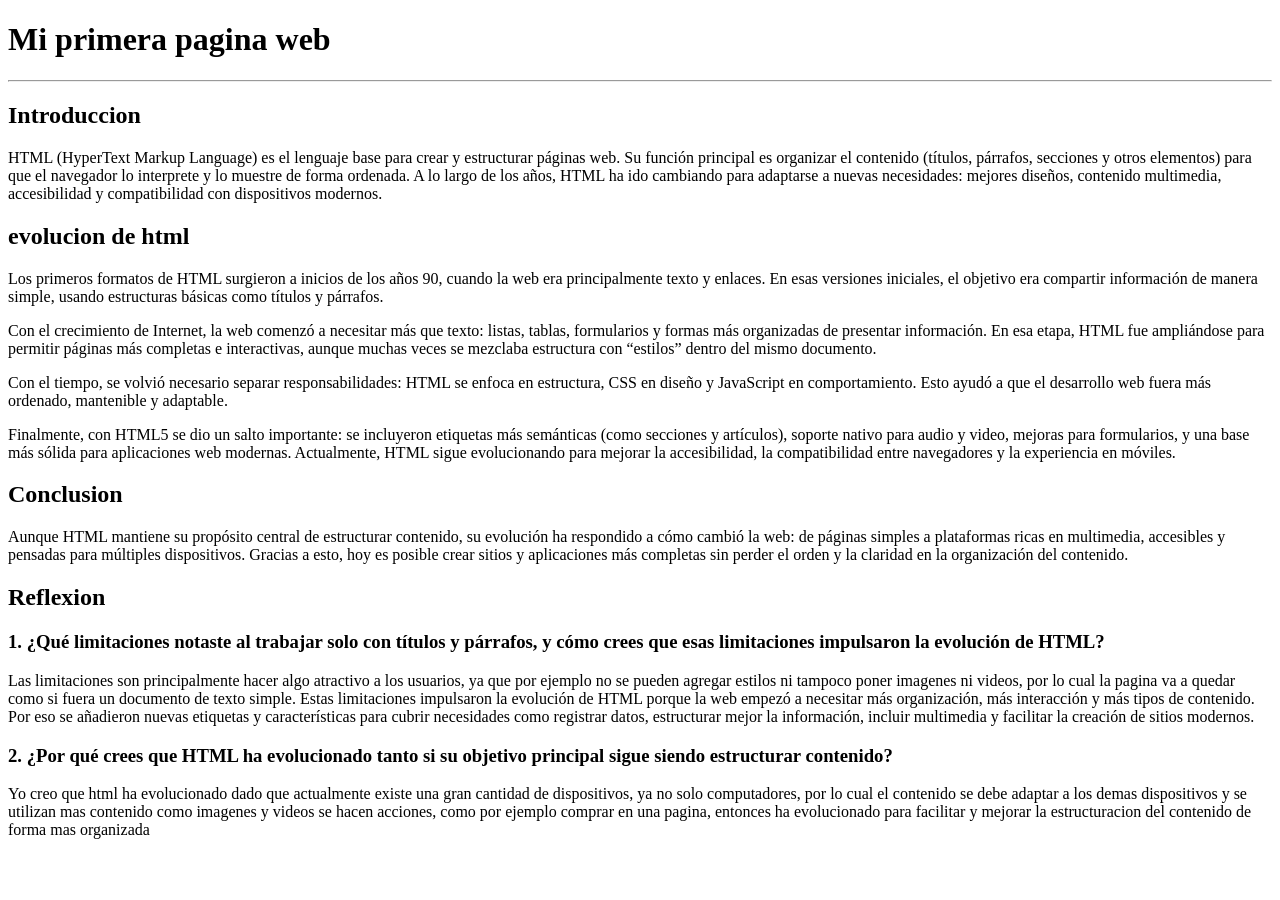
<file: prueba/index.html>
<!DOCTYPE html>
<html lang="en">
<head>
    <meta charset="UTF-8">
    <meta name="viewport" content="width=device-width, initial-scale=1.0">
    <title>Evolucion lenguaje HTML</title>
</head>
<body>
    <h1>Mi primera pagina web</h1>
    <hr>
    <h2>Introduccion</h2>
    <p>HTML (HyperText Markup Language) es el lenguaje base para crear y estructurar páginas web. 
        Su función principal es organizar el contenido (títulos, párrafos, secciones y otros elementos) 
        para que el navegador lo interprete y lo muestre de forma ordenada. A lo largo de los años, HTML 
        ha ido cambiando para adaptarse a nuevas necesidades: mejores diseños, contenido multimedia, 
        accesibilidad y compatibilidad con dispositivos modernos.</p>
        <h2>evolucion de html</h2>
        <p>Los primeros formatos de HTML surgieron a inicios de los años 90, cuando la web era principalmente 
            texto y enlaces. En esas versiones iniciales, el objetivo era compartir información de manera simple,
             usando estructuras básicas como títulos y párrafos.</p>
             <p>Con el crecimiento de Internet, la web comenzó a necesitar más que texto: listas, tablas, 
             formularios y formas más organizadas de presentar información. En esa etapa, HTML fue ampliándose 
             para permitir páginas más completas e interactivas, aunque muchas veces se mezclaba estructura con 
             “estilos” dentro del mismo documento.</p>
             <p>Con el tiempo, se volvió necesario separar responsabilidades: HTML se enfoca en estructura,
                 CSS en diseño y JavaScript en comportamiento. Esto ayudó a que el desarrollo web fuera más 
                 ordenado, mantenible y adaptable.</p>
                 <p>Finalmente, con HTML5 se dio un salto importante: se incluyeron etiquetas más semánticas 
                    (como secciones y artículos), soporte nativo para audio y video, mejoras para formularios, 
                    y una base más sólida para aplicaciones web modernas. Actualmente, HTML sigue evolucionando
                     para mejorar la accesibilidad, la compatibilidad entre navegadores y la experiencia en 
                     móviles.</p>
                     <h2>Conclusion</h2>
                     <p>Aunque HTML mantiene su propósito central de estructurar contenido, su evolución ha respondido 
                        a cómo cambió la web: de páginas simples a plataformas ricas en multimedia, accesibles y 
                        pensadas para múltiples dispositivos. Gracias a esto, hoy es posible crear sitios y 
                        aplicaciones más completas sin perder el orden y la claridad en la organización del 
                        contenido.</p>
                        <h2>Reflexion</h2>
                        <h3>1. ¿Qué limitaciones notaste al trabajar solo con títulos y párrafos, 
                            y cómo crees que esas limitaciones impulsaron la evolución de HTML?</h3>
                            <p>Las limitaciones son principalmente hacer algo atractivo a los usuarios, 
                                ya que por ejemplo no se pueden agregar estilos ni tampoco poner imagenes 
                                ni videos, por lo cual la pagina va a quedar como si fuera un documento de 
                                texto simple. Estas limitaciones impulsaron la evolución de HTML porque la web 
                                empezó a necesitar más organización, más interacción y más tipos de contenido. 
                                Por eso se añadieron nuevas etiquetas y características para cubrir necesidades 
                                como registrar datos, estructurar mejor la información, incluir multimedia y 
                                facilitar la creación de sitios modernos.</p>
                                <h3>2. ¿Por qué crees que HTML ha evolucionado tanto si su objetivo principal 
                                    sigue siendo estructurar contenido?</h3>
                                    <p>Yo creo que html ha evolucionado dado que actualmente existe una gran 
                                        cantidad de dispositivos, ya no solo computadores, por lo cual el 
                                        contenido se debe adaptar a los demas dispositivos y se utilizan mas 
                                        contenido como imagenes y videos se hacen acciones, como por ejemplo 
                                        comprar en una pagina, entonces ha evolucionado para facilitar y mejorar 
                                        la estructuracion del contenido de forma mas organizada </p>
</body>
</html>
</file>
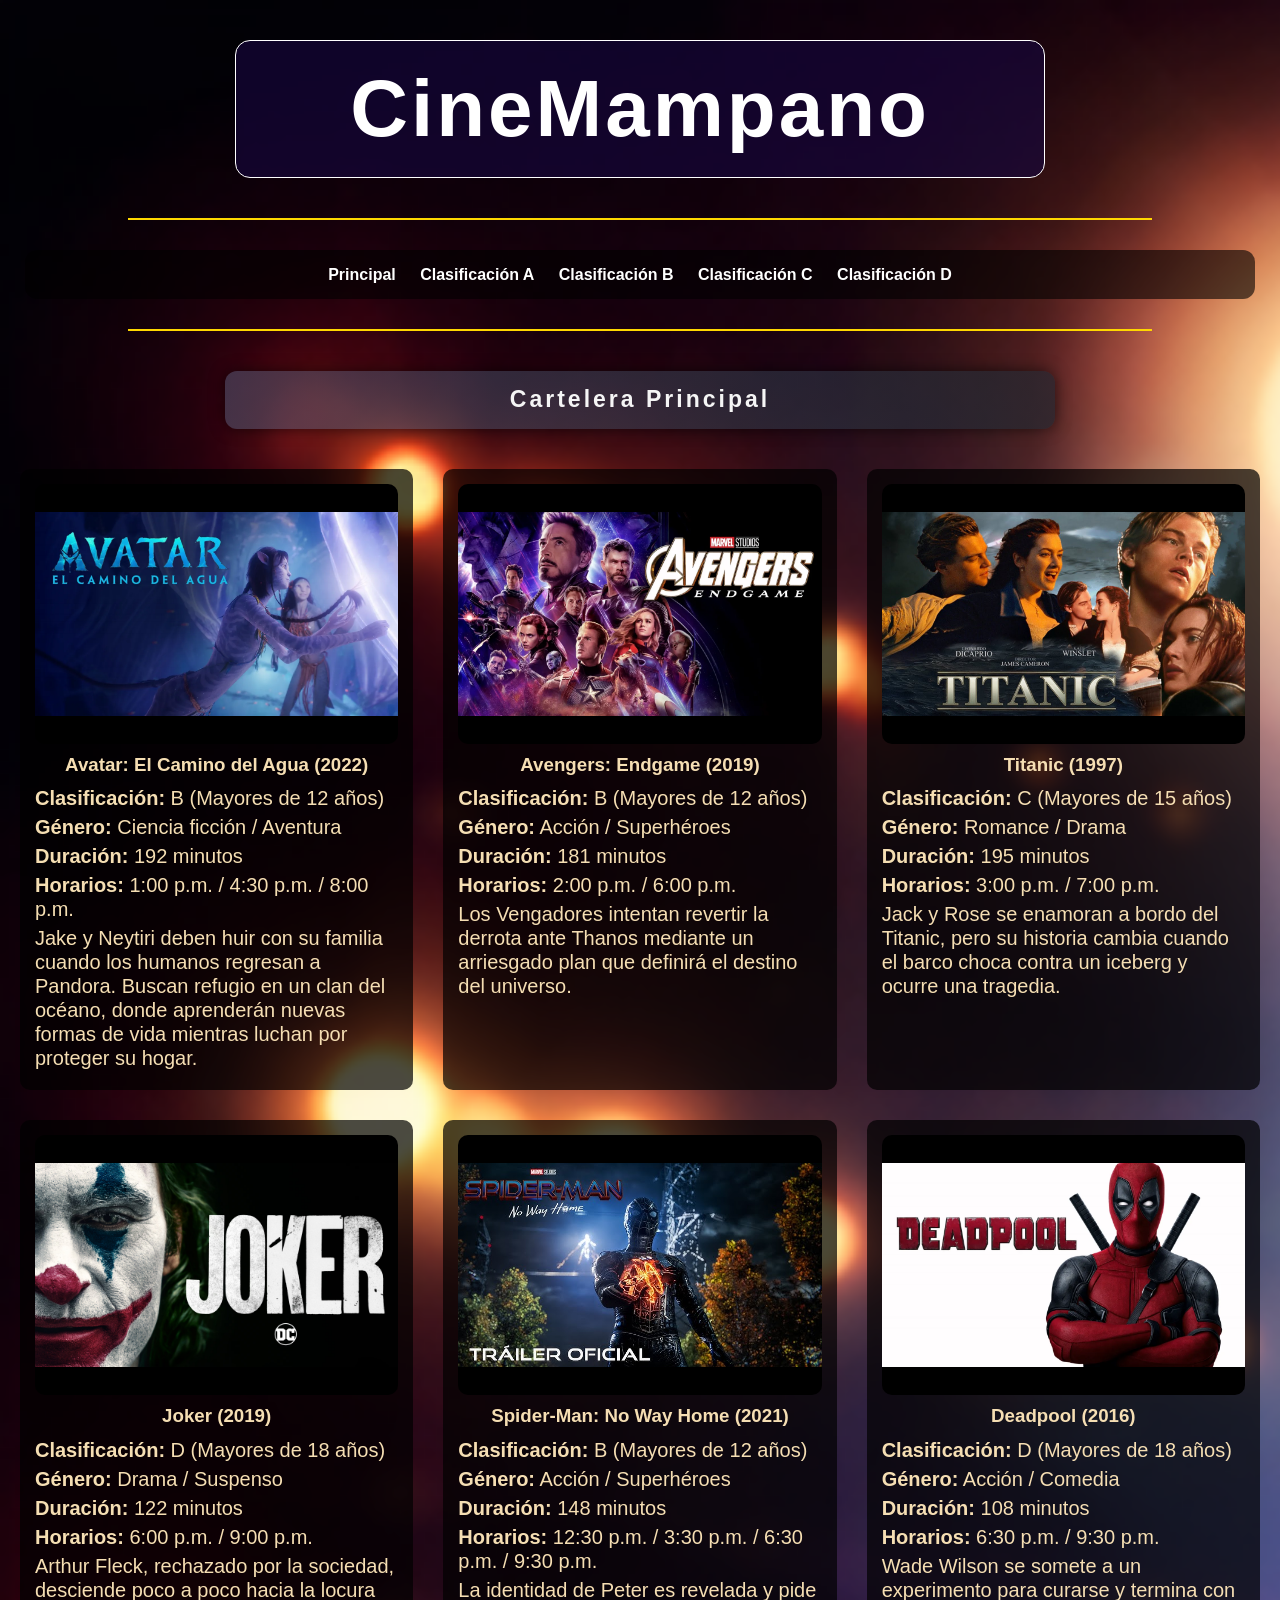
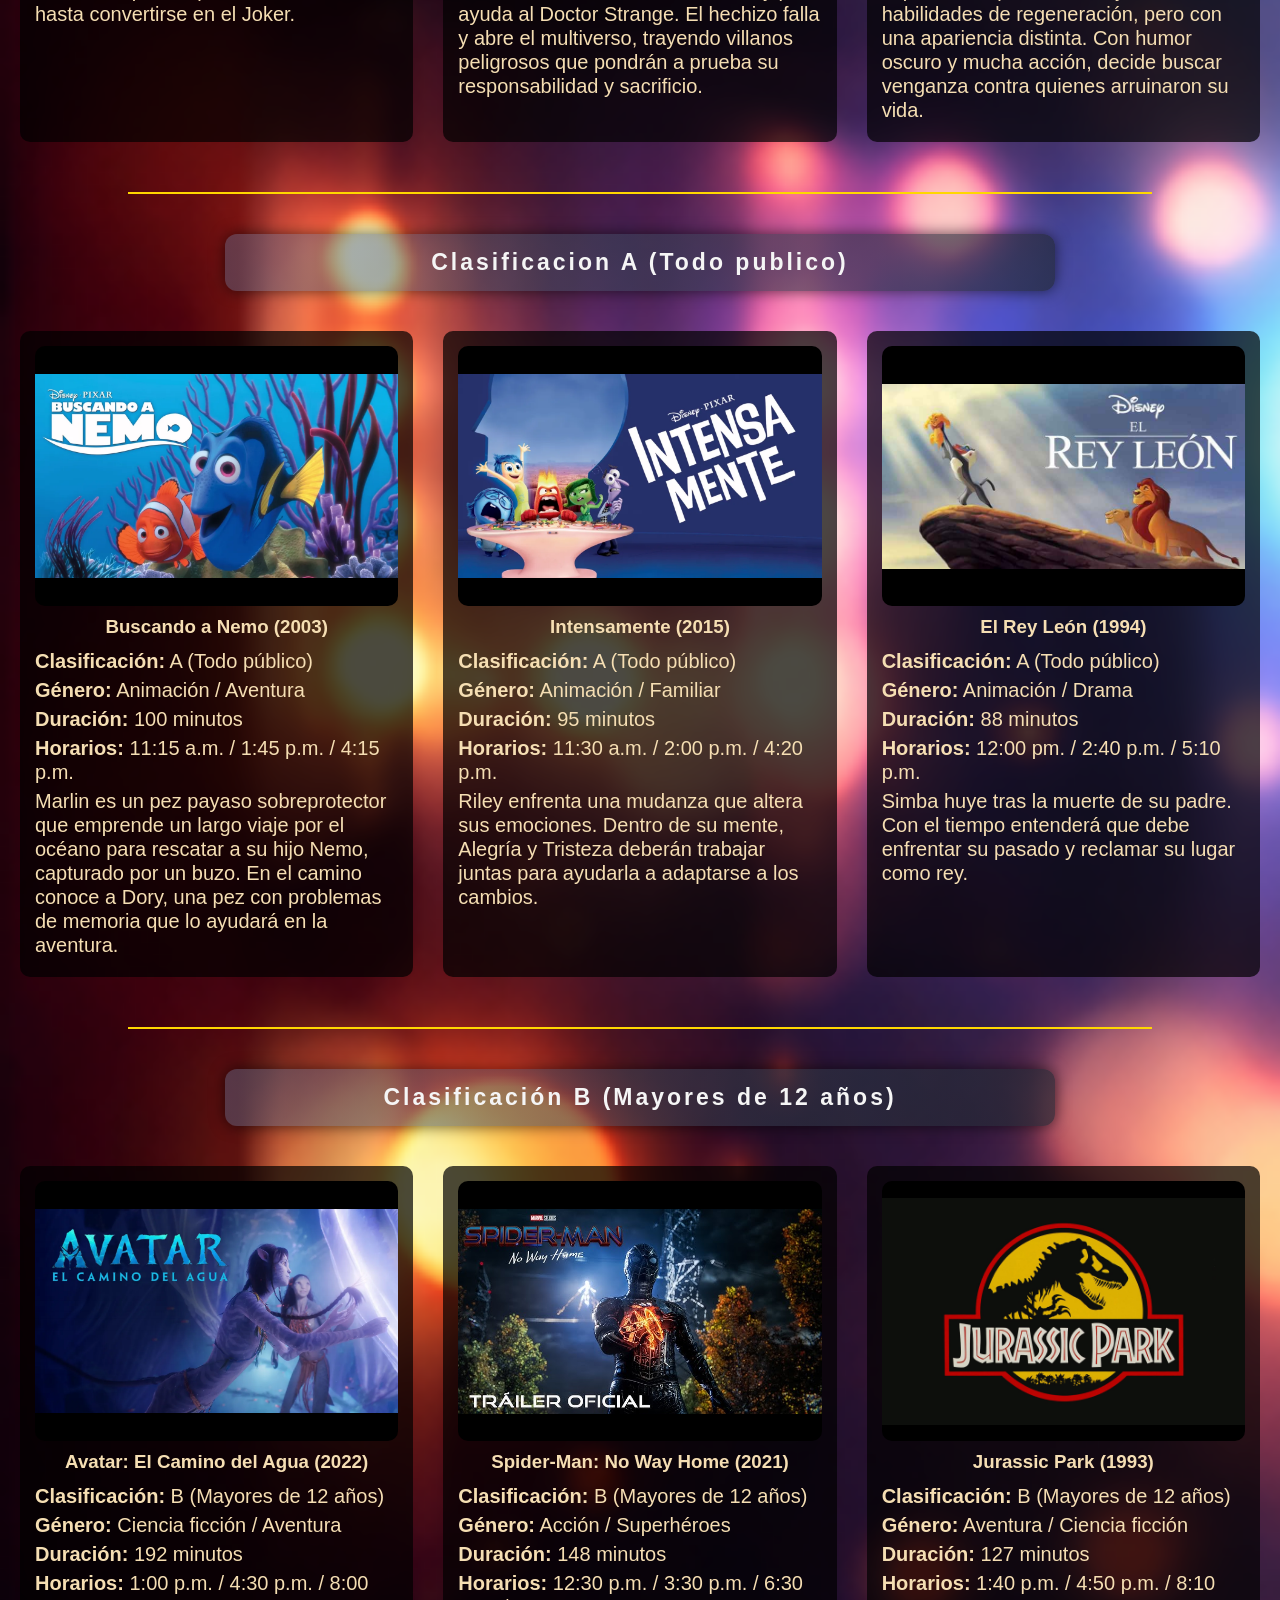
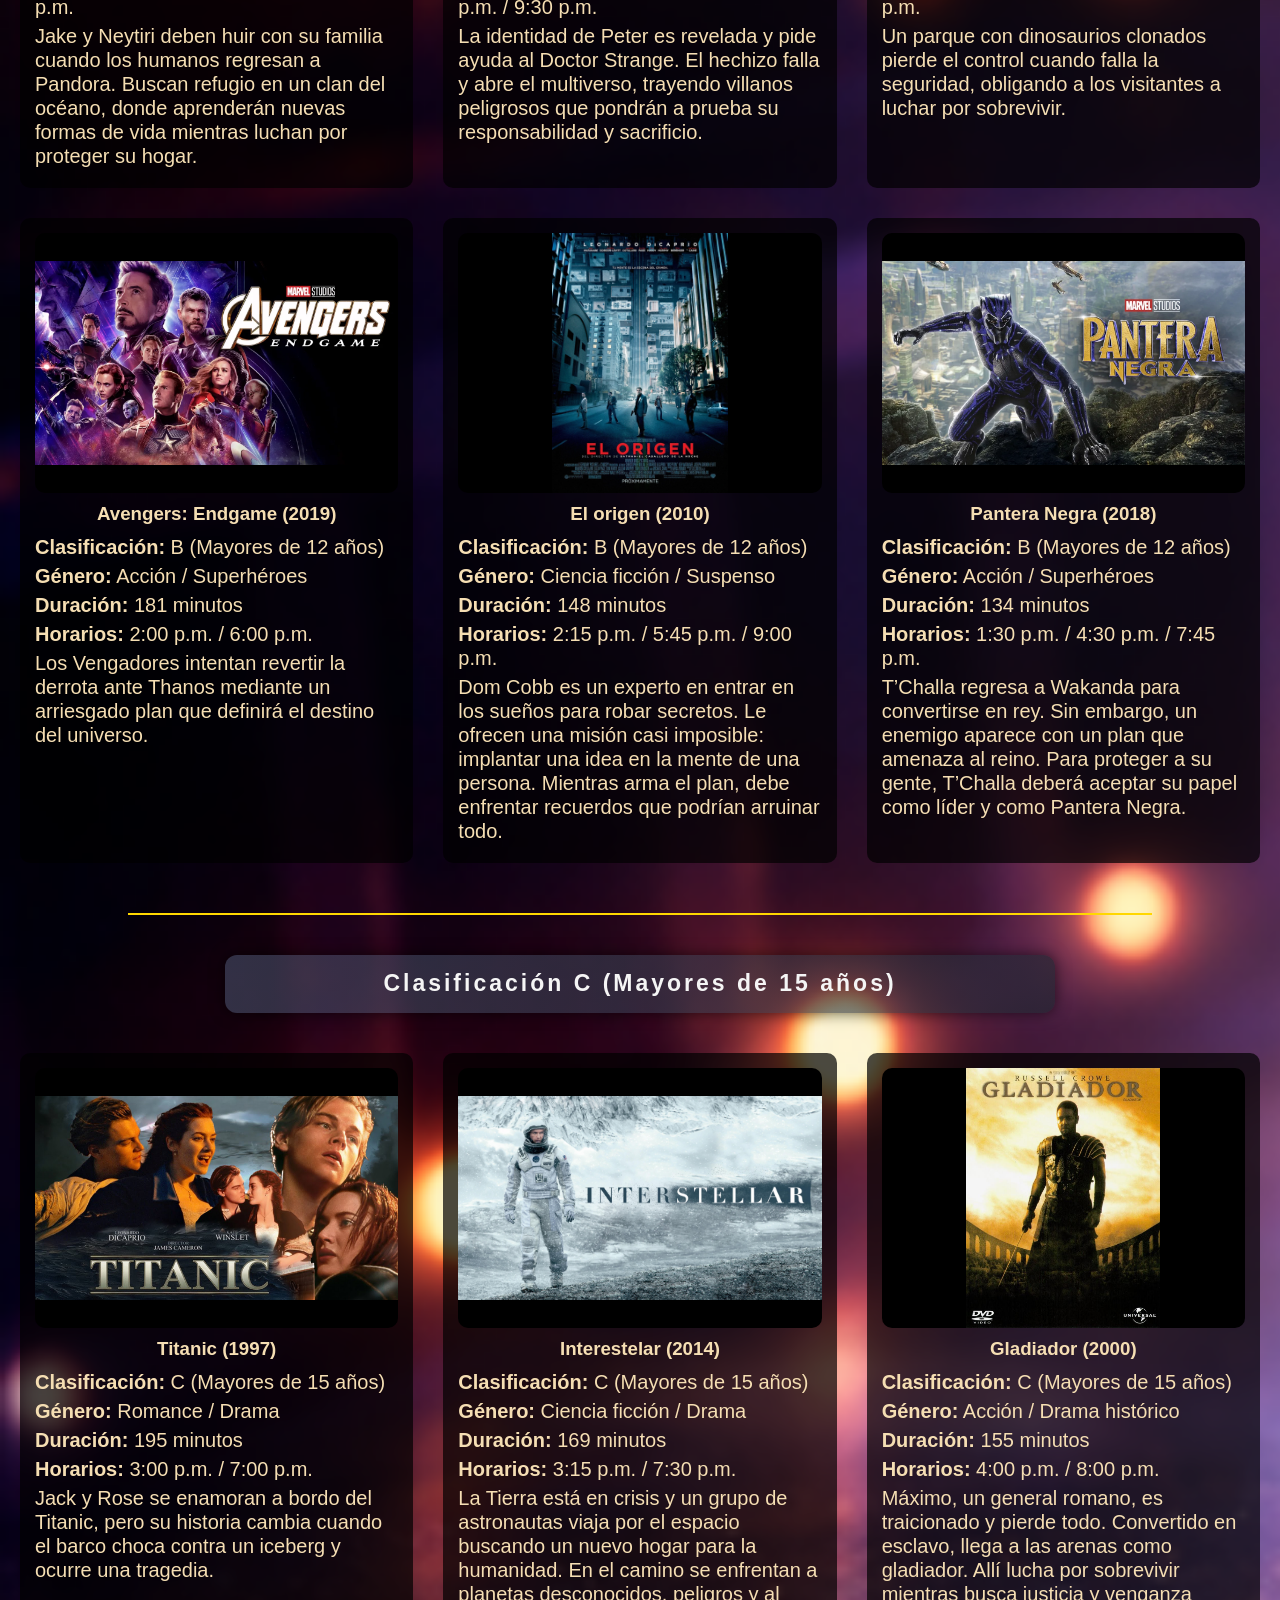
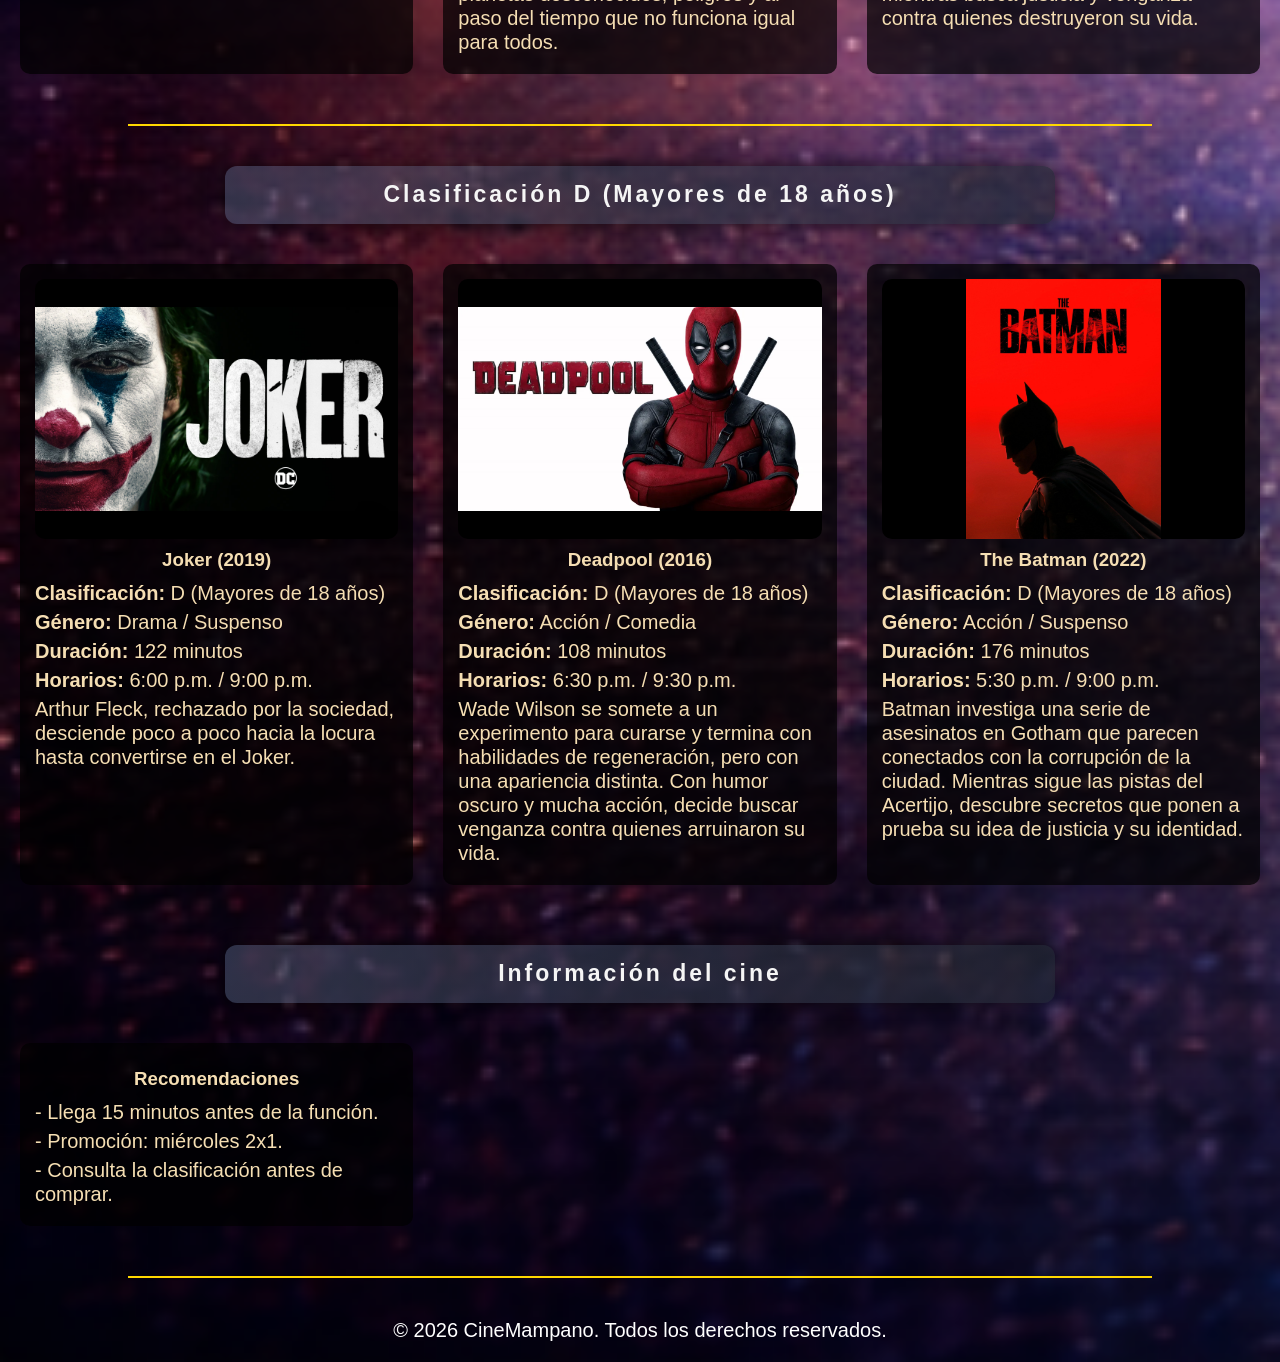
<file: Momento1/ActMomento1/index.html>
<!DOCTYPE html>
<html lang="en">

<head>
    <meta charset="UTF-8">
    <meta name="viewport" content="width=device-width, initial-scale=1.0">
    <title>CineMampano</title>
    <style>
        body {
            background-image: url("imagenes/fondoCine.png");
            font-family: 'Segoe UI', Tahoma, Geneva, Verdana, sans-serif;
            color: wheat;
            font-size: 1rem;
            line-height: 1.2;
            justify-content: center;
            background-size: cover;
            margin: 0;
        }

        .contenedorTitulo {
            width: 60%;
            margin: 40px auto;
            background-color: rgba(23, 7, 61, 0.642);
            padding: 20px;
            border-radius: 15px;
            text-align: center;
            border: 1px solid rgb(255, 255, 255);
        }

        .contenedorTitulo h1 {
            color: white;
            font-family: 'Bebas Neue', sans-serif;
            font-size: 60px;
            letter-spacing: 3px;
            margin: 0;
        }

        .contenedorPeliculas {
            display: grid;
            grid-template-columns: repeat(3, 1fr);
            gap: 30px;
            max-width: 1500px;
            margin: 0 auto;
            padding: 20px;
        }

        .pelicula {
            background-color: rgba(0, 0, 0, 0.7);
            padding: 15px;
            border-radius: 10px;
        }

        .pelicula img {
            width: 100%;
            height: 260px;
            object-fit: contain;
            background-color: black;
            border-radius: 10px;
            display: block;
        }

        .pelicula h3 {
            margin: 10px 0;
            text-align: center;
        }

        .pelicula p {
            font-size: 20px;
            margin: 5px 0;
        }

        nav a {
            color: white;
            text-decoration: none;
            font-weight: bold;
            margin: 0 10px;
        }

        nav a:hover {
            color: gold;
        }

        .contenedorNav {
            max-width: 1200px;
            margin: 20px auto;
            background-color: rgba(0, 0, 0, 0.6);
            padding: 15px;
            border-radius: 12px;
            text-align: center;
        }

        .contenedorSubtitulo {
            max-width: 800px;
            margin: 40px auto 20px auto;
            background: linear-gradient(90deg, #59698875, #202630a8);
            padding: 15px;
            border-radius: 12px;
            text-align: center;
            box-shadow: 0 0 15px rgba(0, 0, 0, 0.6);
        }

        .contenedorSubtitulo h2 {
            margin: 0;
            font-family: 'Bebas Neue', sans-serif;
            font-size: 23px;
            letter-spacing: 3px;
            color: #f5f5f5;
        }

        hr {
            border: none;
            height: 2px;
            background-color: gold;
            margin: 30px auto;
            width: min(80%, 1200px);
        }
    </style>
</head>

<body>
    <header>
        <div class="contenedorTitulo">
            <h1 style="text-align: center; color: white; font-family: 'Bebas Neue', sans-serif;
            font-size: 60px; letter-spacing: 3px; font-size: 80px;">CineMampano
            </h1>
        </div>
    </header>

    <hr>

    <div class="contenedorNav">
        <nav>
            <a href="#principal">Principal</a>
            <a href="#clasA">Clasificación A</a>
            <a href="#clasB">Clasificación B</a>
            <a href="#clasC">Clasificación C</a>
            <a href="#clasD">Clasificación D</a>
        </nav>
    </div>

    <hr>

    <main>
        <section id="principal">
            <div class="contenedorSubtitulo">
                <h2>Cartelera Principal</h2>
            </div>

            <div class="contenedorPeliculas">
                <article class="pelicula">
                    <img src="imagenes/avatarCaminoAgua.png" alt="Avatar: El Camino del Agua">
                    <h3>Avatar: El Camino del Agua (2022)</h3>
                    <p><strong>Clasificación:</strong> B (Mayores de 12 años)</p>
                    <p><strong>Género:</strong> Ciencia ficción / Aventura</p>
                    <p><strong>Duración:</strong> 192 minutos</p>
                    <p><strong>Horarios:</strong> 1:00 p.m. / 4:30 p.m. / 8:00 p.m.</p>
                    <p>Jake y Neytiri deben huir con su familia cuando los humanos regresan a Pandora. Buscan refugio en
                        un clan del océano, donde aprenderán nuevas formas de vida mientras luchan por proteger su
                        hogar.</p>
                </article>

                <article class="pelicula">
                    <img src="imagenes/avengers.png" alt="Avengers: Endgame">
                    <h3>Avengers: Endgame (2019)</h3>
                    <p><strong>Clasificación:</strong> B (Mayores de 12 años)</p>
                    <p><strong>Género:</strong> Acción / Superhéroes</p>
                    <p><strong>Duración:</strong> 181 minutos</p>
                    <p><strong>Horarios:</strong> 2:00 p.m. / 6:00 p.m.</p>
                    <p>Los Vengadores intentan revertir la derrota ante Thanos mediante un arriesgado plan que definirá
                        el destino del universo.</p>
                </article>

                <article class="pelicula">
                    <img src="imagenes/titanic.png" alt="Titanic">
                    <h3>Titanic (1997)</h3>
                    <p><strong>Clasificación:</strong> C (Mayores de 15 años)</p>
                    <p><strong>Género:</strong> Romance / Drama</p>
                    <p><strong>Duración:</strong> 195 minutos</p>
                    <p><strong>Horarios:</strong> 3:00 p.m. / 7:00 p.m.</p>
                    <p>Jack y Rose se enamoran a bordo del Titanic, pero su historia cambia cuando el barco choca contra
                        un iceberg y ocurre una tragedia.</p>
                </article>

                <article class="pelicula">
                    <img src="imagenes/joker.png" alt="Joker">
                    <h3>Joker (2019)</h3>
                    <p><strong>Clasificación:</strong> D (Mayores de 18 años)</p>
                    <p><strong>Género:</strong> Drama / Suspenso</p>
                    <p><strong>Duración:</strong> 122 minutos</p>
                    <p><strong>Horarios:</strong> 6:00 p.m. / 9:00 p.m.</p>
                    <p>Arthur Fleck, rechazado por la sociedad, desciende poco a poco hacia la locura hasta convertirse
                        en el Joker.</p>
                </article>

                <article class="pelicula">
                    <img src="imagenes/spidermanNoWayHome.png" alt="Spider-Man: No Way Home">
                    <h3>Spider-Man: No Way Home (2021)</h3>
                    <p><strong>Clasificación:</strong> B (Mayores de 12 años)</p>
                    <p><strong>Género:</strong> Acción / Superhéroes</p>
                    <p><strong>Duración:</strong> 148 minutos</p>
                    <p><strong>Horarios:</strong> 12:30 p.m. / 3:30 p.m. / 6:30 p.m. / 9:30 p.m.</p>
                    <p>La identidad de Peter es revelada y pide ayuda al Doctor Strange. El hechizo falla y abre el
                        multiverso, trayendo villanos peligrosos que pondrán a prueba su responsabilidad y sacrificio.
                    </p>
                </article>

                <article class="pelicula">
                    <img src="imagenes/deadpool.png" alt="Deadpool">
                    <h3>Deadpool (2016)</h3>
                    <p><strong>Clasificación:</strong> D (Mayores de 18 años)</p>
                    <p><strong>Género:</strong> Acción / Comedia</p>
                    <p><strong>Duración:</strong> 108 minutos</p>
                    <p><strong>Horarios:</strong> 6:30 p.m. / 9:30 p.m.</p>
                    <p>Wade Wilson se somete a un experimento para curarse y termina con habilidades de regeneración,
                        pero con una
                        apariencia distinta. Con humor oscuro y mucha acción, decide buscar venganza contra quienes
                        arruinaron su vida.</p>
                </article>
            </div>
        </section>

        <hr>

        <section id="clasA">
            <div class="contenedorSubtitulo">
                <h2>Clasificacion A (Todo publico)</h2>
            </div>

            <div class="contenedorPeliculas">
                <article class="pelicula">
                    <img src="imagenes/buscandoNemo.png" alt="Buscando a Nemo">
                    <h3>Buscando a Nemo (2003)</h3>
                    <p><strong>Clasificación:</strong> A (Todo público)</p>
                    <p><strong>Género:</strong> Animación / Aventura</p>
                    <p><strong>Duración:</strong> 100 minutos</p>
                    <p><strong>Horarios:</strong> 11:15 a.m. / 1:45 p.m. / 4:15 p.m.</p>
                    <p>Marlin es un pez payaso sobreprotector que emprende un largo viaje por el océano para rescatar a
                        su hijo Nemo, capturado por un buzo. En el camino conoce a Dory, una pez con problemas de
                        memoria que lo ayudará en la aventura.</p>
                </article>

                <article class="pelicula">
                    <img src="imagenes/intensamente.png" alt="Intensamente">
                    <h3>Intensamente (2015)</h3>
                    <p><strong>Clasificación:</strong> A (Todo público)</p>
                    <p><strong>Género:</strong> Animación / Familiar</p>
                    <p><strong>Duración:</strong> 95 minutos</p>
                    <p><strong>Horarios:</strong> 11:30 a.m. / 2:00 p.m. / 4:20 p.m.</p>
                    <p>Riley enfrenta una mudanza que altera sus emociones. Dentro de su mente, Alegría y Tristeza
                        deberán trabajar juntas para ayudarla a adaptarse a los cambios.</p>
                </article>

                <article class="pelicula">
                    <img src="imagenes/reyLeon.png" alt="El Rey León">
                    <h3>El Rey León (1994)</h3>
                    <p><strong>Clasificación:</strong> A (Todo público)</p>
                    <p><strong>Género:</strong> Animación / Drama</p>
                    <p><strong>Duración:</strong> 88 minutos</p>
                    <p><strong>Horarios:</strong> 12:00 pm. / 2:40 p.m. / 5:10 p.m.</p>
                    <p>Simba huye tras la muerte de su padre. Con el tiempo entenderá que debe enfrentar su pasado y
                        reclamar su lugar como rey.</p>
                </article>
            </div>
        </section>

        <hr>

        <section id="clasB">
            <div class="contenedorSubtitulo">
                <h2>Clasificación B (Mayores de 12 años)</h2>
            </div>

            <div class="contenedorPeliculas">
                <article class="pelicula">
                    <img src="imagenes/avatarCaminoAgua.png" alt="Avatar: El Camino del Agua">
                    <h3>Avatar: El Camino del Agua (2022)</h3>
                    <p><strong>Clasificación:</strong> B (Mayores de 12 años)</p>
                    <p><strong>Género:</strong> Ciencia ficción / Aventura</p>
                    <p><strong>Duración:</strong> 192 minutos</p>
                    <p><strong>Horarios:</strong> 1:00 p.m. / 4:30 p.m. / 8:00 p.m.</p>
                    <p>Jake y Neytiri deben huir con su familia cuando los humanos regresan a Pandora. Buscan refugio en
                        un clan del océano, donde aprenderán nuevas formas de vida mientras luchan por proteger su
                        hogar.</p>
                </article>

                <article class="pelicula">
                    <img src="imagenes/spidermanNoWayHome.png" alt="Spider-Man: No Way Home">
                    <h3>Spider-Man: No Way Home (2021)</h3>
                    <p><strong>Clasificación:</strong> B (Mayores de 12 años)</p>
                    <p><strong>Género:</strong> Acción / Superhéroes</p>
                    <p><strong>Duración:</strong> 148 minutos</p>
                    <p><strong>Horarios:</strong> 12:30 p.m. / 3:30 p.m. / 6:30 p.m. / 9:30 p.m.</p>
                    <p>La identidad de Peter es revelada y pide ayuda al Doctor Strange. El hechizo falla y abre el
                        multiverso, trayendo villanos peligrosos que pondrán a prueba su responsabilidad y sacrificio.
                    </p>
                </article>

                <article class="pelicula">
                    <img src="imagenes/jurassicPark.png" alt="Jurassic Park">
                    <h3>Jurassic Park (1993)</h3>
                    <p><strong>Clasificación:</strong> B (Mayores de 12 años)</p>
                    <p><strong>Género:</strong> Aventura / Ciencia ficción</p>
                    <p><strong>Duración:</strong> 127 minutos</p>
                    <p><strong>Horarios:</strong> 1:40 p.m. / 4:50 p.m. / 8:10 p.m.</p>
                    <p>Un parque con dinosaurios clonados pierde el control cuando falla la seguridad, obligando a los
                        visitantes a luchar por sobrevivir.</p>
                </article>

                <article class="pelicula">
                    <img src="imagenes/avengers.png" alt="Avengers: Endgame">
                    <h3>Avengers: Endgame (2019)</h3>
                    <p><strong>Clasificación:</strong> B (Mayores de 12 años)</p>
                    <p><strong>Género:</strong> Acción / Superhéroes</p>
                    <p><strong>Duración:</strong> 181 minutos</p>
                    <p><strong>Horarios:</strong> 2:00 p.m. / 6:00 p.m.</p>
                    <p>Los Vengadores intentan revertir la derrota ante Thanos mediante un arriesgado plan que definirá
                        el destino del universo.</p>
                </article>

                <article class="pelicula">
                    <img src="imagenes/elOrigen.png" alt="El origen">
                    <h3>El origen (2010)</h3>
                    <p><strong>Clasificación:</strong> B (Mayores de 12 años)</p>
                    <p><strong>Género:</strong> Ciencia ficción / Suspenso</p>
                    <p><strong>Duración:</strong> 148 minutos</p>
                    <p><strong>Horarios:</strong> 2:15 p.m. / 5:45 p.m. / 9:00 p.m.</p>
                    <p>Dom Cobb es un experto en entrar en los sueños para robar secretos. Le ofrecen una misión casi
                        imposible:
                        implantar una idea en la mente de una persona. Mientras arma el plan, debe enfrentar recuerdos
                        que podrían
                        arruinar todo.</p>
                </article>

                <article class="pelicula">
                    <img src="imagenes/panteraNegra.png" alt="Pantera Negra">
                    <h3>Pantera Negra (2018)</h3>
                    <p><strong>Clasificación:</strong> B (Mayores de 12 años)</p>
                    <p><strong>Género:</strong> Acción / Superhéroes</p>
                    <p><strong>Duración:</strong> 134 minutos</p>
                    <p><strong>Horarios:</strong> 1:30 p.m. / 4:30 p.m. / 7:45 p.m.</p>
                    <p>T’Challa regresa a Wakanda para convertirse en rey. Sin embargo, un enemigo aparece con un plan
                        que amenaza
                        al reino. Para proteger a su gente, T’Challa deberá aceptar su papel como líder y como Pantera
                        Negra.</p>
                </article>
            </div>
        </section>

        <hr>

        <section id="clasC">
            <div class="contenedorSubtitulo">
                <h2 class="tituloSeccion">Clasificación C (Mayores de 15 años)</h2>
            </div>

            <div class="contenedorPeliculas">
                <article class="pelicula">
                    <img src="imagenes/titanic.png" alt="Titanic">
                    <h3>Titanic (1997)</h3>
                    <p><strong>Clasificación:</strong> C (Mayores de 15 años)</p>
                    <p><strong>Género:</strong> Romance / Drama</p>
                    <p><strong>Duración:</strong> 195 minutos</p>
                    <p><strong>Horarios:</strong> 3:00 p.m. / 7:00 p.m.</p>
                    <p>Jack y Rose se enamoran a bordo del Titanic, pero su historia cambia cuando el barco choca contra
                        un iceberg y ocurre una tragedia.</p>
                </article>

                <article class="pelicula">
                    <img src="imagenes/interestellar.png" alt="Interestelar">
                    <h3>Interestelar (2014)</h3>
                    <p><strong>Clasificación:</strong> C (Mayores de 15 años)</p>
                    <p><strong>Género:</strong> Ciencia ficción / Drama</p>
                    <p><strong>Duración:</strong> 169 minutos</p>
                    <p><strong>Horarios:</strong> 3:15 p.m. / 7:30 p.m.</p>
                    <p>La Tierra está en crisis y un grupo de astronautas viaja por el espacio buscando un nuevo hogar
                        para la
                        humanidad. En el camino se enfrentan a planetas desconocidos, peligros y al paso del tiempo que
                        no funciona
                        igual para todos.</p>
                </article>

                <article class="pelicula">
                    <img src="imagenes/gladiador.png" alt="Gladiador">
                    <h3>Gladiador (2000)</h3>
                    <p><strong>Clasificación:</strong> C (Mayores de 15 años)</p>
                    <p><strong>Género:</strong> Acción / Drama histórico</p>
                    <p><strong>Duración:</strong> 155 minutos</p>
                    <p><strong>Horarios:</strong> 4:00 p.m. / 8:00 p.m.</p>
                    <p>Máximo, un general romano, es traicionado y pierde todo. Convertido en esclavo, llega a las
                        arenas como
                        gladiador. Allí lucha por sobrevivir mientras busca justicia y venganza contra quienes
                        destruyeron su vida.</p>
                </article>
            </div>
        </section>

        <hr>

        <section id="clasD">
            <div class="contenedorSubtitulo">
                <h2 class="tituloSeccion">Clasificación D (Mayores de 18 años)</h2>
            </div>

            <div class="contenedorPeliculas">
                <article class="pelicula">
                    <img src="imagenes/joker.png" alt="Joker">
                    <h3>Joker (2019)</h3>
                    <p><strong>Clasificación:</strong> D (Mayores de 18 años)</p>
                    <p><strong>Género:</strong> Drama / Suspenso</p>
                    <p><strong>Duración:</strong> 122 minutos</p>
                    <p><strong>Horarios:</strong> 6:00 p.m. / 9:00 p.m.</p>
                    <p>Arthur Fleck, rechazado por la sociedad, desciende poco a poco hacia la locura hasta convertirse
                        en el Joker.</p>
                </article>

                <article class="pelicula">
                    <img src="imagenes/deadpool.png" alt="Deadpool">
                    <h3>Deadpool (2016)</h3>
                    <p><strong>Clasificación:</strong> D (Mayores de 18 años)</p>
                    <p><strong>Género:</strong> Acción / Comedia</p>
                    <p><strong>Duración:</strong> 108 minutos</p>
                    <p><strong>Horarios:</strong> 6:30 p.m. / 9:30 p.m.</p>
                    <p>Wade Wilson se somete a un experimento para curarse y termina con habilidades de regeneración,
                        pero con una
                        apariencia distinta. Con humor oscuro y mucha acción, decide buscar venganza contra quienes
                        arruinaron su vida.</p>
                </article>

                <article class="pelicula">
                    <img src="imagenes/theBatman.png" alt="The Batman">
                    <h3>The Batman (2022)</h3>
                    <p><strong>Clasificación:</strong> D (Mayores de 18 años)</p>
                    <p><strong>Género:</strong> Acción / Suspenso</p>
                    <p><strong>Duración:</strong> 176 minutos</p>
                    <p><strong>Horarios:</strong> 5:30 p.m. / 9:00 p.m.</p>
                    <p>Batman investiga una serie de asesinatos en Gotham que parecen conectados con la corrupción de la
                        ciudad. Mientras
                        sigue las pistas del Acertijo, descubre secretos que ponen a prueba su idea de justicia y su
                        identidad.</p>
                </article>
            </div>
        </section>

        <aside>
            <div class="contenedorSubtitulo">
                <h2>Información del cine</h2>
            </div>
            <div class="contenedorPeliculas">
                <div class="pelicula">
                    <h3>Recomendaciones</h3>
                    <p>- Llega 15 minutos antes de la función.</p>
                    <p>- Promoción: miércoles 2x1.</p>
                    <p>- Consulta la clasificación antes de comprar.</p>
                </div>
            </div>
        </aside>

    </main>

    <hr>

    <footer>
        <p style="text-align: center; color: white; font-size: 20px; margin-top: 40px;">© 2026 CineMampano.
            Todos los derechos reservados.</p>
    </footer>

</body>

</html>
</file>
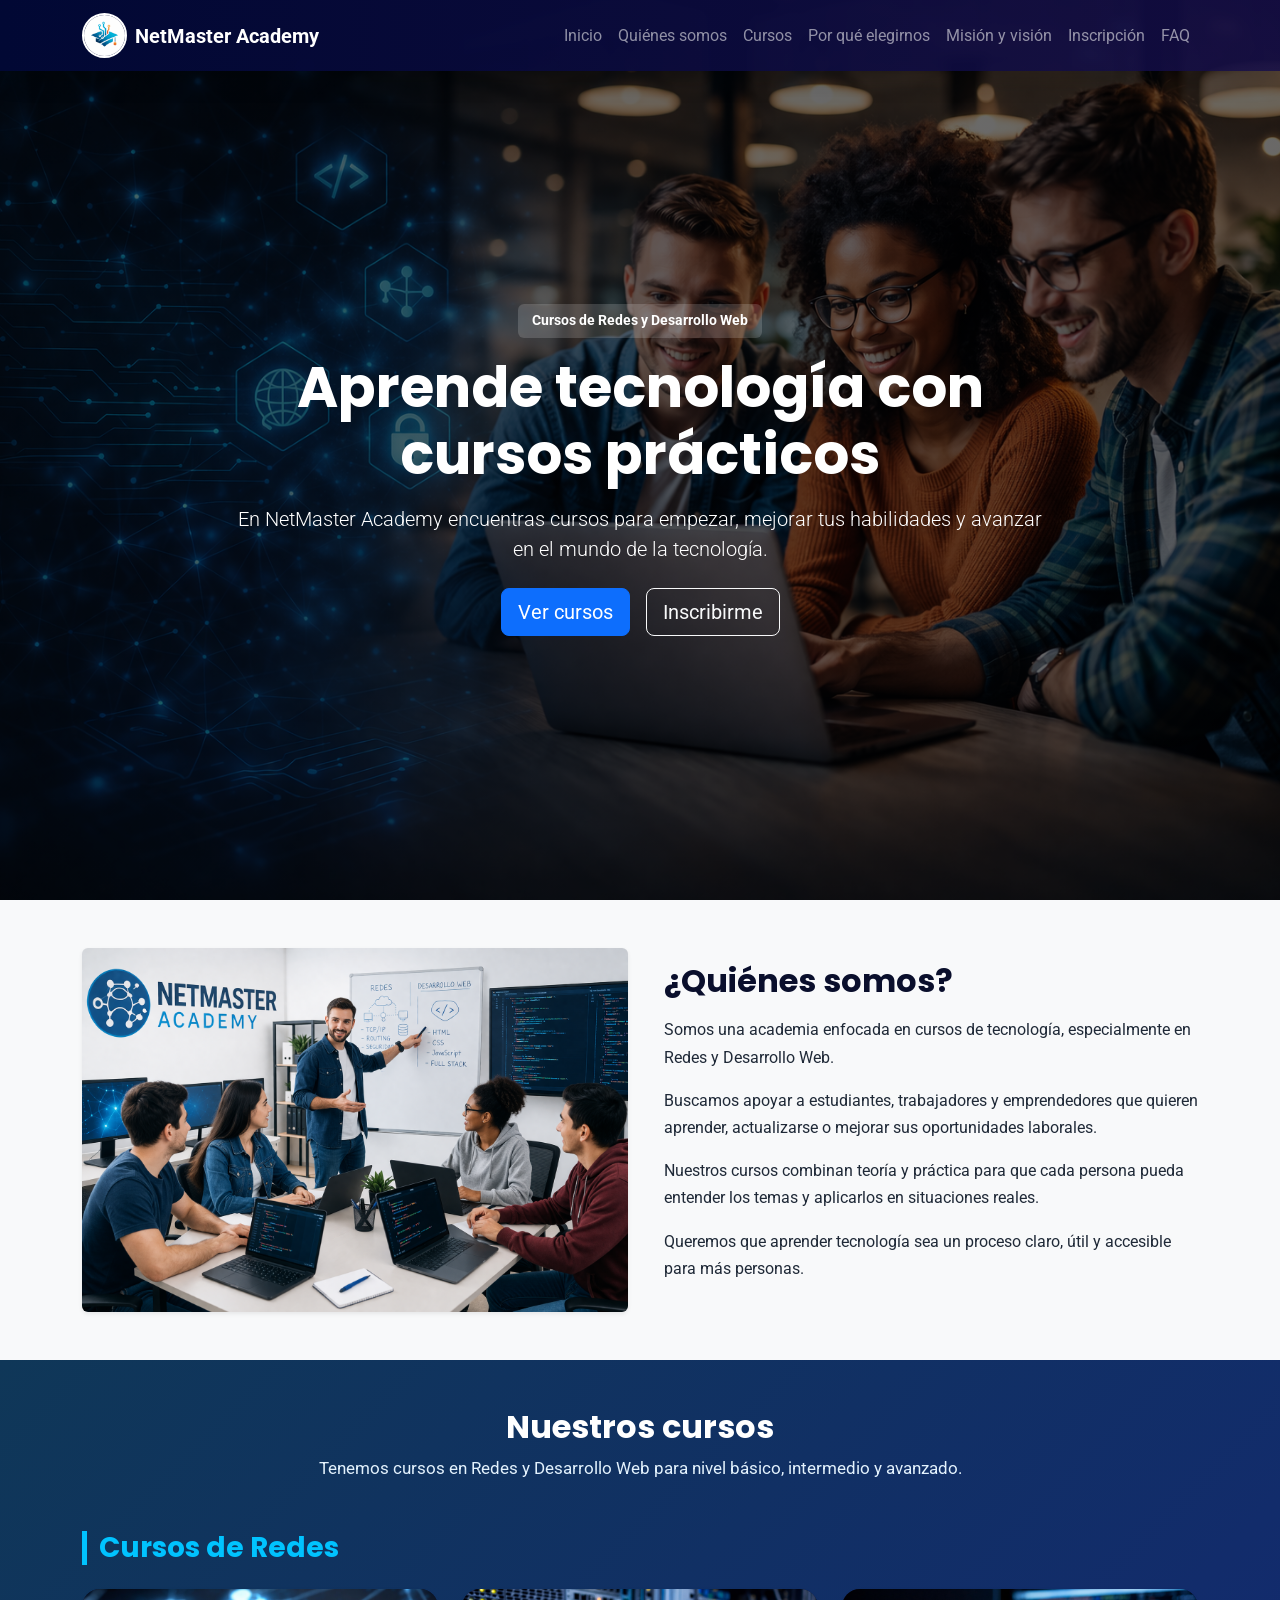
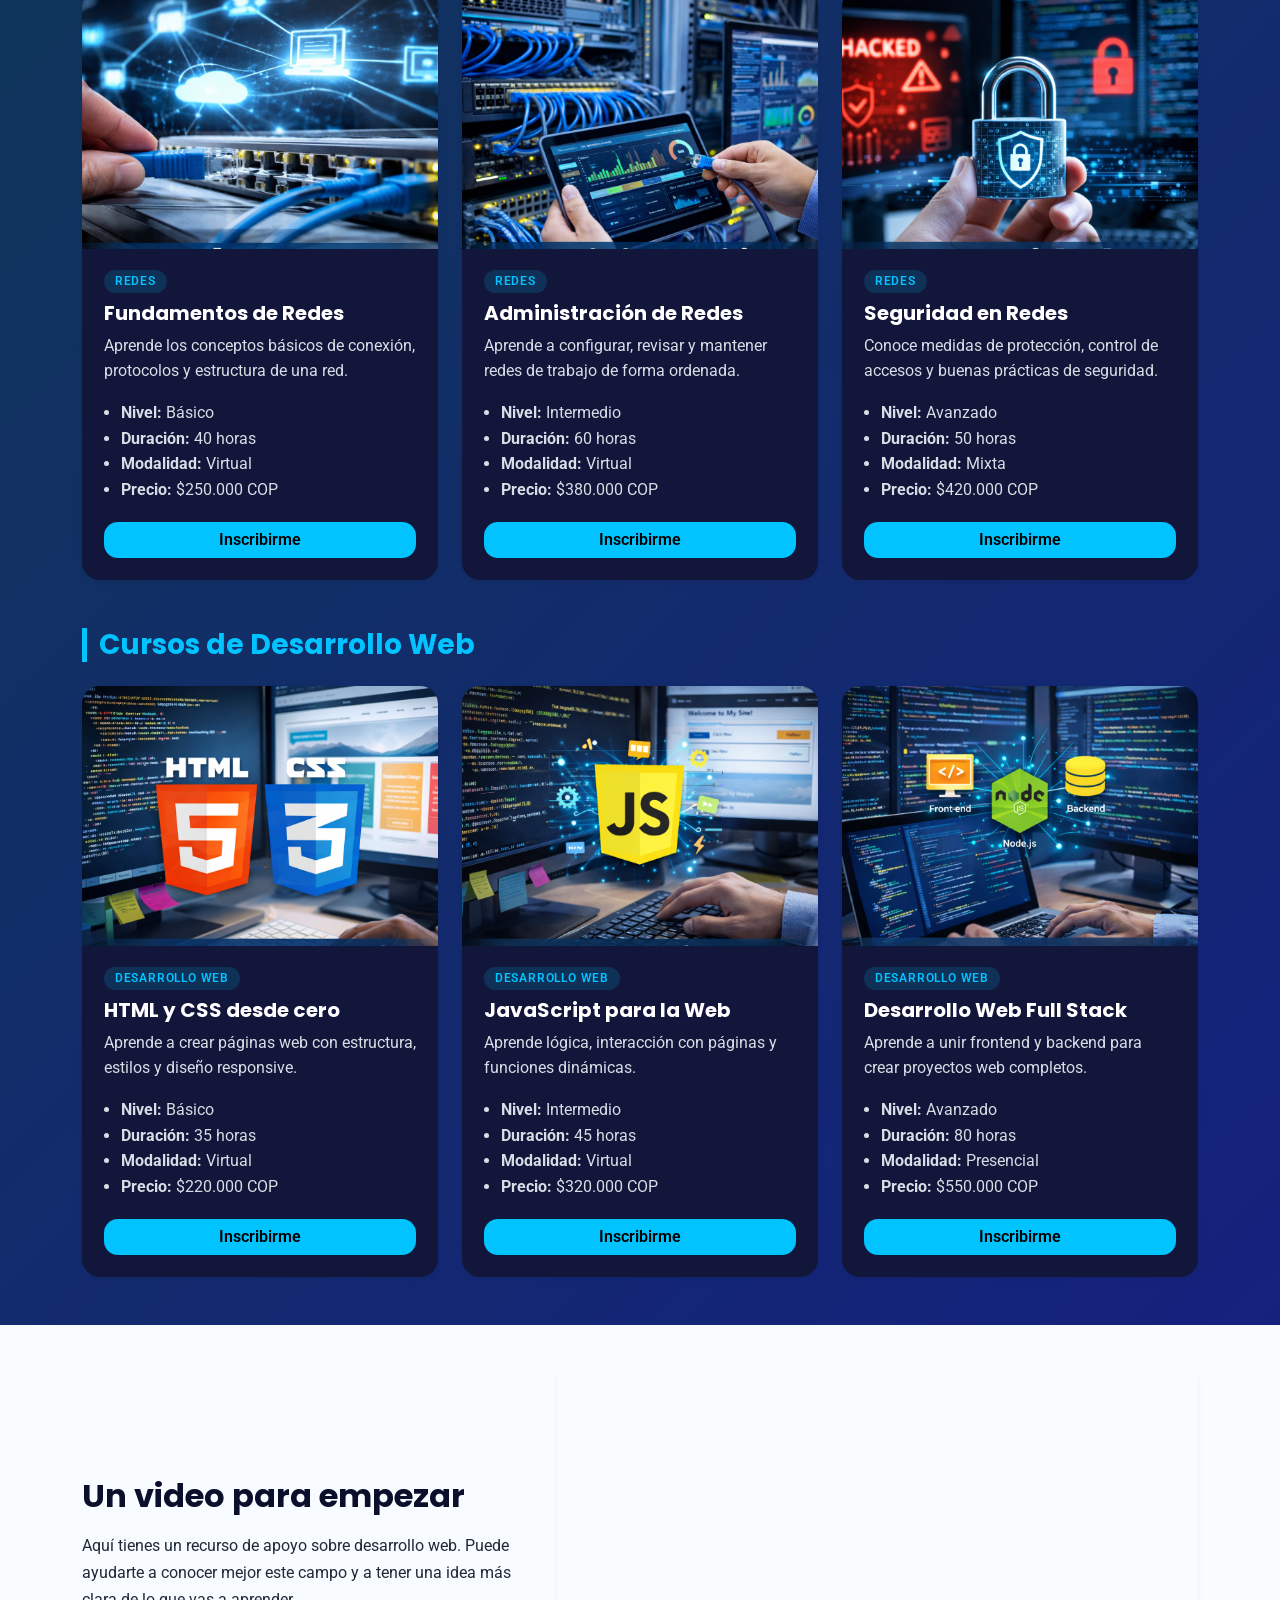
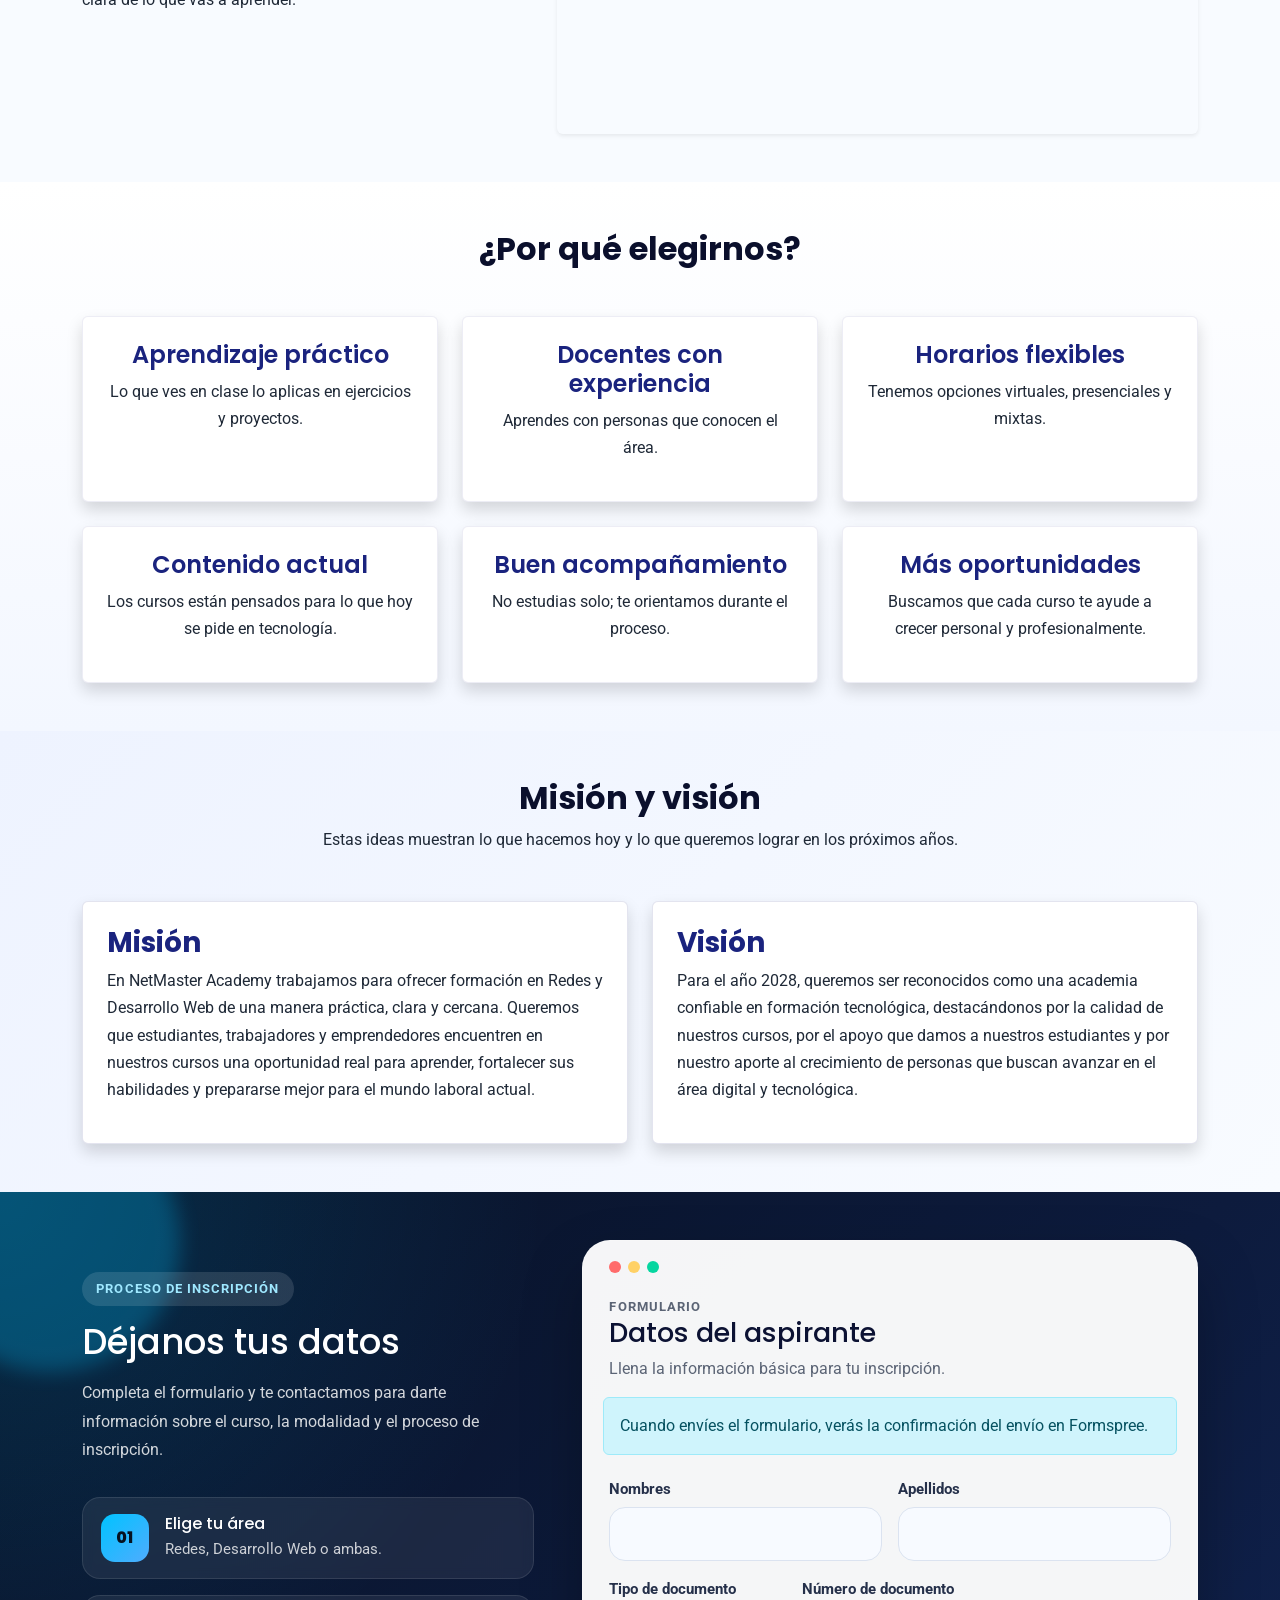
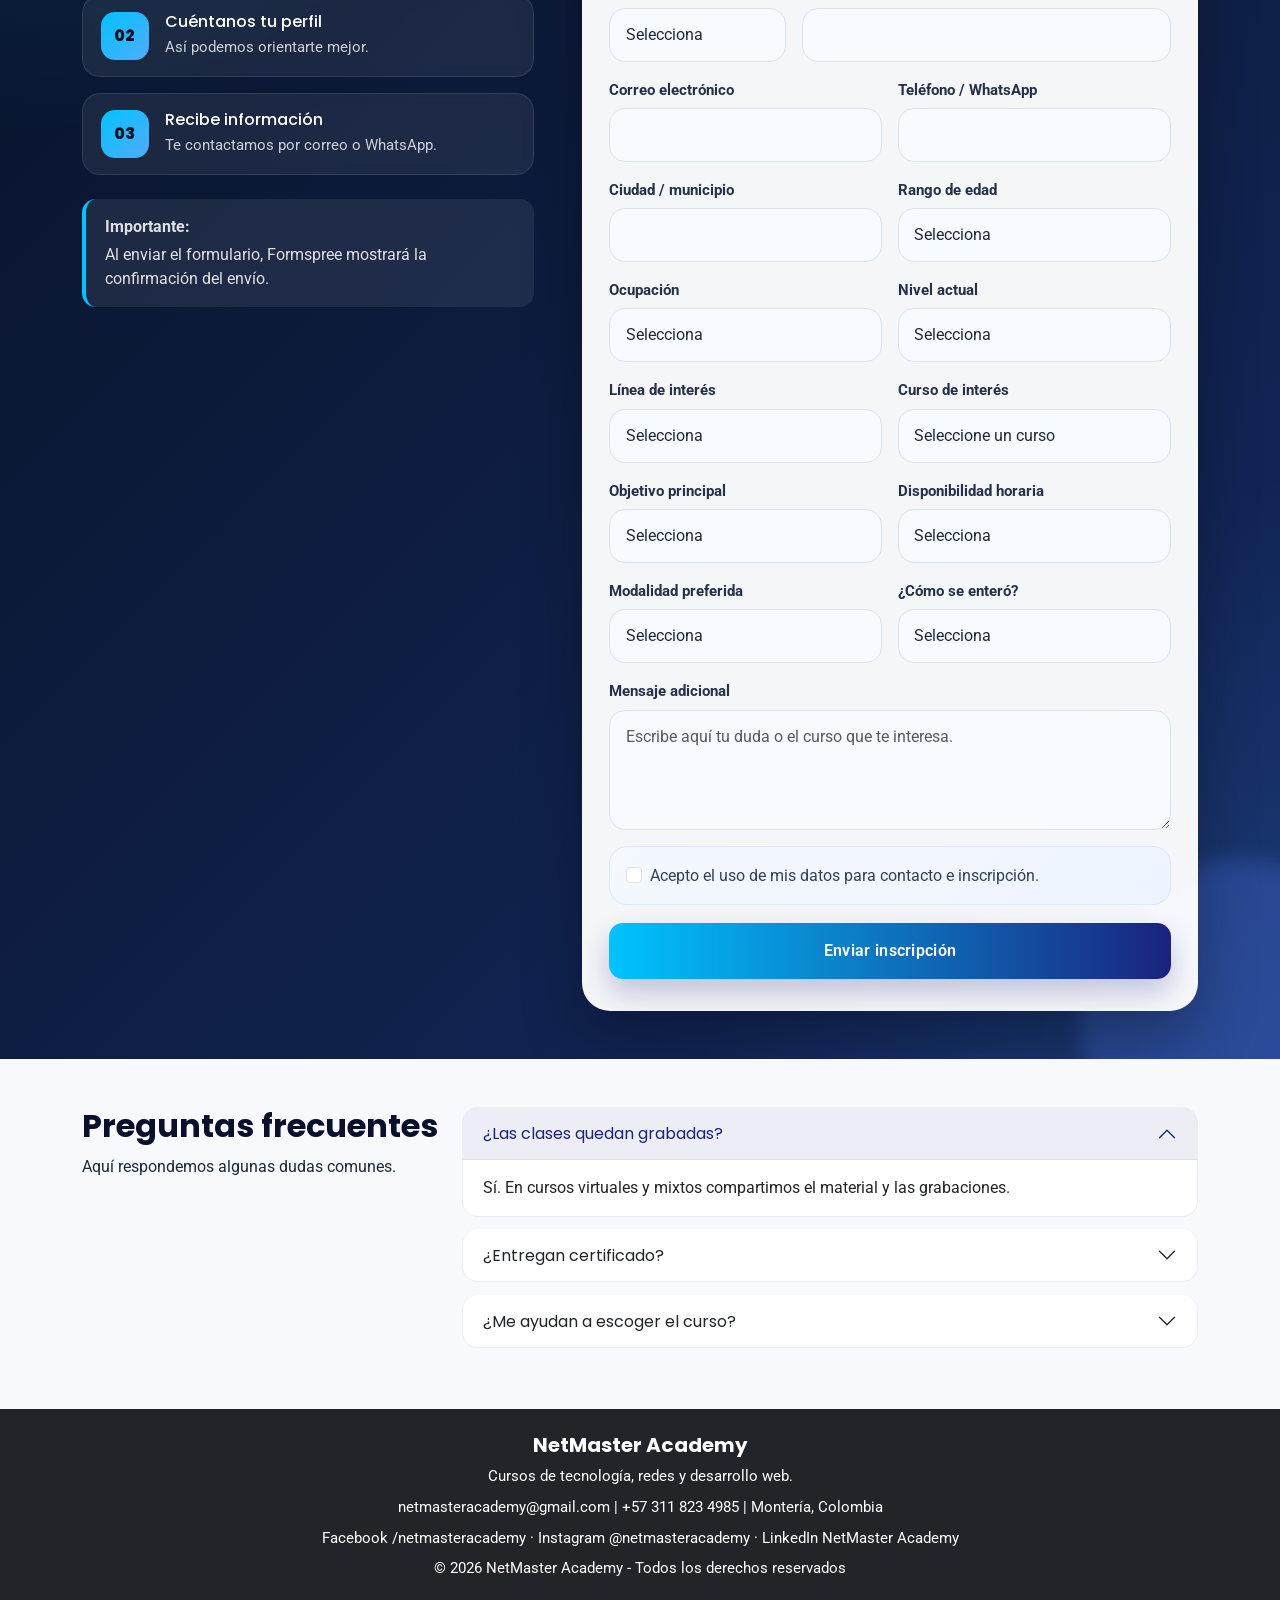
<file: Momento2/Act1Momento2/index.html>
<!DOCTYPE html>
<html lang="es">

<head>
    <meta charset="UTF-8">
    <meta name="viewport" content="width=device-width, initial-scale=1.0">
    <meta name="description" content="Cursos de Redes y Desarrollo Web con inscripción en línea.">
    <title>NetMaster Academy</title>

    <link href="https://cdn.jsdelivr.net/npm/bootstrap@5.3.8/dist/css/bootstrap.min.css" rel="stylesheet">

    <link rel="preconnect" href="https://fonts.googleapis.com">
    <link rel="preconnect" href="https://fonts.gstatic.com" crossorigin>
    <link
        href="https://fonts.googleapis.com/css2?family=Poppins:wght@400;600;700&family=Roboto:wght@400;500&display=swap"
        rel="stylesheet">

    <link rel="stylesheet" href="css/estilos.css">
</head>

<body>
    <header>
        <nav class="navbar navbar-expand-lg navbar-dark fixed-top">
            <div class="container">
                <a class="navbar-brand d-flex align-items-center gap-2 fw-bold" href="#inicio">
                    <img src="assets/imagenes/logo.png" alt="Logo NetMaster Academy" class="logo">
                    <span>NetMaster Academy</span>
                </a>

                <button class="navbar-toggler" type="button" data-bs-toggle="collapse" data-bs-target="#menuNav"
                    aria-controls="menuNav" aria-expanded="false" aria-label="Abrir menú">
                    <span class="navbar-toggler-icon"></span>
                </button>

                <div class="collapse navbar-collapse" id="menuNav">
                    <ul class="navbar-nav ms-auto">
                        <li class="nav-item"><a class="nav-link" href="#inicio">Inicio</a></li>
                        <li class="nav-item"><a class="nav-link" href="#quienes-somos">Quiénes somos</a></li>
                        <li class="nav-item"><a class="nav-link" href="#cursos">Cursos</a></li>
                        <li class="nav-item"><a class="nav-link" href="#por-que-elegirnos">Por qué elegirnos</a></li>
                        <li class="nav-item"><a class="nav-link" href="#mision-vision">Misión y visión</a></li>
                        <li class="nav-item"><a class="nav-link" href="#inscripcion">Inscripción</a></li>
                        <li class="nav-item"><a class="nav-link" href="#faq">FAQ</a></li>
                    </ul>
                </div>
            </div>
        </nav>
    </header>

    <main>
        <section id="inicio" class="hero d-flex align-items-center">
            <div class="container text-center text-white hero-content">
                <span class="badge hero-badge mb-3">Cursos de Redes y Desarrollo Web</span>
                <h1 class="display-4 fw-bold">Aprende tecnología con cursos prácticos</h1>
                <p class="lead mt-3">
                    En NetMaster Academy encuentras cursos para empezar, mejorar tus habilidades
                    y avanzar en el mundo de la tecnología.
                </p>
                <div class="d-flex flex-column flex-sm-row justify-content-center gap-3 mt-4">
                    <a href="#cursos" class="btn btn-primary btn-lg">Ver cursos</a>
                    <a href="#inscripcion" class="btn btn-outline-light btn-lg">Inscribirme</a>
                </div>
            </div>
        </section>

        <section id="quienes-somos" class="py-5">
            <div class="container">
                <div class="row align-items-center g-4">
                    <div class="col-lg-6">
                        <img src="assets/imagenes/quienesSomos.png" alt="Equipo de NetMaster Academy"
                            class="img-fluid rounded shadow-sm w-100 imagen-seccion">
                    </div>

                    <div class="col-lg-6 ps-lg-4">
                        <h2 class="fw-bold mb-3">¿Quiénes somos?</h2>
                        <p>
                            Somos una academia enfocada en cursos de tecnología, especialmente en Redes y Desarrollo
                            Web.
                        </p>
                        <p>
                            Buscamos apoyar a estudiantes, trabajadores y emprendedores que quieren aprender,
                            actualizarse o mejorar sus oportunidades laborales.
                        </p>
                        <p>
                            Nuestros cursos combinan teoría y práctica para que cada persona pueda entender los temas y
                            aplicarlos en situaciones reales.
                        </p>
                        <p>
                            Queremos que aprender tecnología sea un proceso claro, útil y accesible para más personas.
                        </p>
                    </div>
                </div>
            </div>
        </section>

        <section id="cursos" class="py-5">
            <div class="container">
                <div class="text-center mb-5 encabezado-seccion">
                    <h2 class="fw-bold">Nuestros cursos</h2>
                    <p class="texto-cursos">
                        Tenemos cursos en Redes y Desarrollo Web para nivel básico, intermedio y avanzado.
                    </p>
                </div>

                <article class="mb-5">
                    <h3 class="categoria-titulo mb-4">Cursos de Redes</h3>

                    <div class="row g-4 align-items-stretch">
                        <div class="col-12 col-sm-6 col-xl-4 d-flex">
                            <article class="card curso-card h-100 shadow-sm w-100">
                                <img src="assets/imagenes/curso1.png" class="card-img-top"
                                    alt="Curso de fundamentos de redes" loading="lazy">
                                <div class="card-body d-flex flex-column">
                                    <span class="badge categoria-badge mb-2">Redes</span>
                                    <h5 class="card-title">Fundamentos de Redes</h5>
                                    <p class="card-text">
                                        Aprende los conceptos básicos de conexión, protocolos y estructura de una red.
                                    </p>
                                    <ul class="lista-curso">
                                        <li><strong>Nivel:</strong> Básico</li>
                                        <li><strong>Duración:</strong> 40 horas</li>
                                        <li><strong>Modalidad:</strong> Virtual</li>
                                        <li><strong>Precio:</strong> $250.000 COP</li>
                                    </ul>
                                    <a href="#inscripcion" class="btn btn-primary mt-auto">Inscribirme</a>
                                </div>
                            </article>
                        </div>

                        <div class="col-12 col-sm-6 col-xl-4 d-flex">
                            <article class="card curso-card h-100 shadow-sm w-100">
                                <img src="assets/imagenes/cursoi2.png" class="card-img-top"
                                    alt="Curso de administración de redes" loading="lazy">
                                <div class="card-body d-flex flex-column">
                                    <span class="badge categoria-badge mb-2">Redes</span>
                                    <h5 class="card-title">Administración de Redes</h5>
                                    <p class="card-text">
                                        Aprende a configurar, revisar y mantener redes de trabajo de forma ordenada.
                                    </p>
                                    <ul class="lista-curso">
                                        <li><strong>Nivel:</strong> Intermedio</li>
                                        <li><strong>Duración:</strong> 60 horas</li>
                                        <li><strong>Modalidad:</strong> Virtual</li>
                                        <li><strong>Precio:</strong> $380.000 COP</li>
                                    </ul>
                                    <a href="#inscripcion" class="btn btn-primary mt-auto">Inscribirme</a>
                                </div>
                            </article>
                        </div>

                        <div class="col-12 col-sm-6 col-xl-4 d-flex">
                            <article class="card curso-card h-100 shadow-sm w-100">
                                <img src="assets/imagenes/curso3.png" class="card-img-top"
                                    alt="Curso de seguridad en redes" loading="lazy">
                                <div class="card-body d-flex flex-column">
                                    <span class="badge categoria-badge mb-2">Redes</span>
                                    <h5 class="card-title">Seguridad en Redes</h5>
                                    <p class="card-text">
                                        Conoce medidas de protección, control de accesos y buenas prácticas de
                                        seguridad.
                                    </p>
                                    <ul class="lista-curso">
                                        <li><strong>Nivel:</strong> Avanzado</li>
                                        <li><strong>Duración:</strong> 50 horas</li>
                                        <li><strong>Modalidad:</strong> Mixta</li>
                                        <li><strong>Precio:</strong> $420.000 COP</li>
                                    </ul>
                                    <a href="#inscripcion" class="btn btn-primary mt-auto">Inscribirme</a>
                                </div>
                            </article>
                        </div>
                    </div>
                </article>

                <article>
                    <h3 class="categoria-titulo mb-4">Cursos de Desarrollo Web</h3>

                    <div class="row g-4 align-items-stretch">
                        <div class="col-12 col-sm-6 col-xl-4 d-flex">
                            <article class="card curso-card h-100 shadow-sm w-100">
                                <img src="assets/imagenes/curso4.png" class="card-img-top"
                                    alt="Curso de HTML y CSS" loading="lazy">
                                <div class="card-body d-flex flex-column">
                                    <span class="badge categoria-badge mb-2">Desarrollo Web</span>
                                    <h5 class="card-title">HTML y CSS desde cero</h5>
                                    <p class="card-text">
                                        Aprende a crear páginas web con estructura, estilos y diseño responsive.
                                    </p>
                                    <ul class="lista-curso">
                                        <li><strong>Nivel:</strong> Básico</li>
                                        <li><strong>Duración:</strong> 35 horas</li>
                                        <li><strong>Modalidad:</strong> Virtual</li>
                                        <li><strong>Precio:</strong> $220.000 COP</li>
                                    </ul>
                                    <a href="#inscripcion" class="btn btn-primary mt-auto">Inscribirme</a>
                                </div>
                            </article>
                        </div>

                        <div class="col-12 col-sm-6 col-xl-4 d-flex">
                            <article class="card curso-card h-100 shadow-sm w-100">
                                <img src="assets/imagenes/curso5.png" class="card-img-top"
                                    alt="Curso de JavaScript" loading="lazy">
                                <div class="card-body d-flex flex-column">
                                    <span class="badge categoria-badge mb-2">Desarrollo Web</span>
                                    <h5 class="card-title">JavaScript para la Web</h5>
                                    <p class="card-text">
                                        Aprende lógica, interacción con páginas y funciones dinámicas.
                                    </p>
                                    <ul class="lista-curso">
                                        <li><strong>Nivel:</strong> Intermedio</li>
                                        <li><strong>Duración:</strong> 45 horas</li>
                                        <li><strong>Modalidad:</strong> Virtual</li>
                                        <li><strong>Precio:</strong> $320.000 COP</li>
                                    </ul>
                                    <a href="#inscripcion" class="btn btn-primary mt-auto">Inscribirme</a>
                                </div>
                            </article>
                        </div>

                        <div class="col-12 col-sm-6 col-xl-4 d-flex">
                            <article class="card curso-card h-100 shadow-sm w-100">
                                <img src="assets/imagenes/curso6.png" class="card-img-top"
                                    alt="Curso de desarrollo web full stack" loading="lazy">
                                <div class="card-body d-flex flex-column">
                                    <span class="badge categoria-badge mb-2">Desarrollo Web</span>
                                    <h5 class="card-title">Desarrollo Web Full Stack</h5>
                                    <p class="card-text">
                                        Aprende a unir frontend y backend para crear proyectos web completos.
                                    </p>
                                    <ul class="lista-curso">
                                        <li><strong>Nivel:</strong> Avanzado</li>
                                        <li><strong>Duración:</strong> 80 horas</li>
                                        <li><strong>Modalidad:</strong> Presencial</li>
                                        <li><strong>Precio:</strong> $550.000 COP</li>
                                    </ul>
                                    <a href="#inscripcion" class="btn btn-primary mt-auto">Inscribirme</a>
                                </div>
                            </article>
                        </div>
                    </div>
                </article>
            </div>
        </section>

        <section id="video" class="py-5">
            <div class="container">
                <div class="row align-items-center g-4">
                    <div class="col-lg-5">
                        <h2 class="fw-bold mb-3">Un video para empezar</h2>
                        <p>
                            Aquí tienes un recurso de apoyo sobre desarrollo web. Puede ayudarte a conocer mejor este
                            campo y a tener una idea más clara de lo que vas a aprender.
                        </p>
                    </div>
                    <div class="col-lg-7">
                        <div class="ratio ratio-16x9 rounded overflow-hidden shadow-sm">
                            <iframe
                                src="https://www.youtube.com/embed/videoseries?list=PLnunbwZjHqMMQv-Gfj-NOAYLarTbMcwOe"
                                title="Curso de desarrollo web" loading="lazy" allowfullscreen></iframe>
                        </div>
                    </div>
                </div>
            </div>
        </section>

        <section id="por-que-elegirnos" class="py-5">
            <div class="container">
                <h2 class="text-center fw-bold mb-5">¿Por qué elegirnos?</h2>
                <div class="row text-center g-4">
                    <div class="col-sm-6 col-lg-4">
                        <div class="p-4 shadow rounded bg-white h-100 tarjeta-info">
                            <h4>Aprendizaje práctico</h4>
                            <p>Lo que ves en clase lo aplicas en ejercicios y proyectos.</p>
                        </div>
                    </div>
                    <div class="col-sm-6 col-lg-4">
                        <div class="p-4 shadow rounded bg-white h-100 tarjeta-info">
                            <h4>Docentes con experiencia</h4>
                            <p>Aprendes con personas que conocen el área.</p>
                        </div>
                    </div>
                    <div class="col-sm-6 col-lg-4">
                        <div class="p-4 shadow rounded bg-white h-100 tarjeta-info">
                            <h4>Horarios flexibles</h4>
                            <p>Tenemos opciones virtuales, presenciales y mixtas.</p>
                        </div>
                    </div>
                    <div class="col-sm-6 col-lg-4">
                        <div class="p-4 shadow rounded bg-white h-100 tarjeta-info">
                            <h4>Contenido actual</h4>
                            <p>Los cursos están pensados para lo que hoy se pide en tecnología.</p>
                        </div>
                    </div>
                    <div class="col-sm-6 col-lg-4">
                        <div class="p-4 shadow rounded bg-white h-100 tarjeta-info">
                            <h4>Buen acompañamiento</h4>
                            <p>No estudias solo; te orientamos durante el proceso.</p>
                        </div>
                    </div>
                    <div class="col-sm-6 col-lg-4">
                        <div class="p-4 shadow rounded bg-white h-100 tarjeta-info">
                            <h4>Más oportunidades</h4>
                            <p>Buscamos que cada curso te ayude a crecer personal y profesionalmente.</p>
                        </div>
                    </div>
                </div>
            </div>
        </section>

        <section id="mision-vision" class="py-5">
            <div class="container">
                <div class="text-center mb-5">
                    <h2 class="fw-bold">Misión y visión</h2>
                    <p>Estas ideas muestran lo que hacemos hoy y lo que queremos lograr en los próximos años.</p>
                </div>

                <div class="row g-4">
                    <div class="col-md-6">
                        <article class="p-4 shadow rounded h-100 bg-white tarjeta-mv">
                            <h3 class="fw-bold">Misión</h3>
                            <p>
                                En NetMaster Academy trabajamos para ofrecer formación en Redes y Desarrollo Web de una
                                manera práctica, clara y cercana. Queremos que estudiantes, trabajadores y
                                emprendedores encuentren en nuestros cursos una oportunidad real para aprender,
                                fortalecer sus habilidades y prepararse mejor para el mundo laboral actual.
                            </p>
                        </article>
                    </div>
                    <div class="col-md-6">
                        <article class="p-4 shadow rounded h-100 bg-white tarjeta-mv">
                            <h3 class="fw-bold">Visión</h3>
                            <p>
                                Para el año 2028, queremos ser reconocidos como una academia confiable en formación
                                tecnológica, destacándonos por la calidad de nuestros cursos, por el apoyo que damos a
                                nuestros estudiantes y por nuestro aporte al crecimiento de personas que buscan avanzar
                                en el área digital y tecnológica.
                            </p>
                        </article>
                    </div>
                </div>
            </div>
        </section>

        <section id="inscripcion" class="py-5">
            <div class="container">
                <div class="inscripcion-layout">
                    <div class="inscripcion-info">
                        <span class="inscripcion-etiqueta">Proceso de inscripción</span>
                        <h2>Déjanos tus datos</h2>
                        <p>
                            Completa el formulario y te contactamos para darte información sobre el curso, la modalidad
                            y el proceso de inscripción.
                        </p>

                        <div class="inscripcion-beneficios">
                            <div class="beneficio-item">
                                <span class="beneficio-numero">01</span>
                                <div>
                                    <h4>Elige tu área</h4>
                                    <p>Redes, Desarrollo Web o ambas.</p>
                                </div>
                            </div>

                            <div class="beneficio-item">
                                <span class="beneficio-numero">02</span>
                                <div>
                                    <h4>Cuéntanos tu perfil</h4>
                                    <p>Así podemos orientarte mejor.</p>
                                </div>
                            </div>

                            <div class="beneficio-item">
                                <span class="beneficio-numero">03</span>
                                <div>
                                    <h4>Recibe información</h4>
                                    <p>Te contactamos por correo o WhatsApp.</p>
                                </div>
                            </div>
                        </div>

                        <div class="inscripcion-mini-card">
                            <p class="mb-1"><strong>Importante:</strong></p>
                            <p class="mb-0">Al enviar el formulario, Formspree mostrará la confirmación del envío.</p>
                        </div>
                    </div>

                    <div class="inscripcion-form-panel">
                        <div class="form-topbar">
                            <span></span>
                            <span></span>
                            <span></span>
                        </div>

                        <div class="form-encabezado">
                            <p class="form-kicker">Formulario</p>
                            <h3>Datos del aspirante</h3>
                            <p>Llena la información básica para tu inscripción.</p>
                        </div>

                        <div class="alert alert-info" role="alert">
                            Cuando envíes el formulario, verás la confirmación del envío en Formspree.
                        </div>

                        <form action="https://formspree.io/f/xlgoabdn" method="POST" autocomplete="off">
                            <div class="row g-3">
                                <div class="col-md-6">
                                    <label for="nombres" class="form-label">Nombres</label>
                                    <input type="text" class="form-control" id="nombres" name="nombres" required>
                                </div>

                                <div class="col-md-6">
                                    <label for="apellidos" class="form-label">Apellidos</label>
                                    <input type="text" class="form-control" id="apellidos" name="apellidos" required>
                                </div>

                                <div class="col-md-4">
                                    <label for="tipoDocumento" class="form-label">Tipo de documento</label>
                                    <select class="form-select" id="tipoDocumento" name="tipo_documento">
                                        <option value="">Selecciona</option>
                                        <option value="cc">Cédula</option>
                                        <option value="ti">Tarjeta de identidad</option>
                                        <option value="ce">Cédula de extranjería</option>
                                        <option value="pasaporte">Pasaporte</option>
                                    </select>
                                </div>

                                <div class="col-md-8">
                                    <label for="numeroDocumento" class="form-label">Número de documento</label>
                                    <input type="text" class="form-control" id="numeroDocumento" name="numero_documento">
                                </div>

                                <div class="col-md-6">
                                    <label for="correo" class="form-label">Correo electrónico</label>
                                    <input type="email" class="form-control" id="correo" name="email" required>
                                </div>

                                <div class="col-md-6">
                                    <label for="telefono" class="form-label">Teléfono / WhatsApp</label>
                                    <input type="tel" class="form-control" id="telefono" name="telefono" required>
                                </div>

                                <div class="col-md-6">
                                    <label for="ciudad" class="form-label">Ciudad / municipio</label>
                                    <input type="text" class="form-control" id="ciudad" name="ciudad" required>
                                </div>

                                <div class="col-md-6">
                                    <label for="edad" class="form-label">Rango de edad</label>
                                    <select class="form-select" id="edad" name="rango_edad" required>
                                        <option value="">Selecciona</option>
                                        <option value="15-18">15 a 18 años</option>
                                        <option value="19-25">19 a 25 años</option>
                                        <option value="26-35">26 a 35 años</option>
                                        <option value="36-45">36 a 45 años</option>
                                        <option value="46+">46 años o más</option>
                                    </select>
                                </div>

                                <div class="col-md-6">
                                    <label for="ocupacion" class="form-label">Ocupación</label>
                                    <select class="form-select" id="ocupacion" name="ocupacion" required>
                                        <option value="">Selecciona</option>
                                        <option value="estudiante">Estudiante</option>
                                        <option value="empleado">Empleado</option>
                                        <option value="independiente">Independiente</option>
                                        <option value="emprendedor">Emprendedor</option>
                                        <option value="desempleado">Desempleado</option>
                                        <option value="otro">Otro</option>
                                    </select>
                                </div>

                                <div class="col-md-6">
                                    <label for="nivelActual" class="form-label">Nivel actual</label>
                                    <select class="form-select" id="nivelActual" name="nivel_actual" required>
                                        <option value="">Selecciona</option>
                                        <option value="principiante">Principiante</option>
                                        <option value="intermedio">Intermedio</option>
                                        <option value="avanzado">Avanzado</option>
                                    </select>
                                </div>

                                <div class="col-md-6">
                                    <label for="lineaInteres" class="form-label">Línea de interés</label>
                                    <select class="form-select" id="lineaInteres" name="linea_interes" required>
                                        <option value="">Selecciona</option>
                                        <option value="redes">Redes</option>
                                        <option value="desarrollo_web">Desarrollo Web</option>
                                        <option value="ambas">Ambas</option>
                                    </select>
                                </div>

                                <div class="col-md-6">
                                    <label for="curso" class="form-label">Curso de interés</label>
                                    <select class="form-select" id="curso" name="curso_interes" required>
                                        <option value="">Seleccione un curso</option>
                                        <option>Fundamentos de Redes</option>
                                        <option>Administración de Redes</option>
                                        <option>Seguridad en Redes</option>
                                        <option>HTML y CSS desde cero</option>
                                        <option>JavaScript para la Web</option>
                                        <option>Desarrollo Web Full Stack</option>
                                    </select>
                                </div>

                                <div class="col-md-6">
                                    <label for="objetivo" class="form-label">Objetivo principal</label>
                                    <select class="form-select" id="objetivo" name="objetivo_principal" required>
                                        <option value="">Selecciona</option>
                                        <option value="empleo">Conseguir empleo</option>
                                        <option value="emprendimiento">Emprender</option>
                                        <option value="mejorar_desempeno">Mejorar en el trabajo</option>
                                        <option value="certificacion">Obtener certificado</option>
                                        <option value="actualizacion">Actualizar conocimientos</option>
                                    </select>
                                </div>

                                <div class="col-md-6">
                                    <label for="horario" class="form-label">Disponibilidad horaria</label>
                                    <select class="form-select" id="horario" name="disponibilidad_horaria" required>
                                        <option value="">Selecciona</option>
                                        <option value="manana">Mañana</option>
                                        <option value="tarde">Tarde</option>
                                        <option value="noche">Noche</option>
                                        <option value="fines_semana">Fines de semana</option>
                                    </select>
                                </div>

                                <div class="col-md-6">
                                    <label for="modalidad" class="form-label">Modalidad preferida</label>
                                    <select class="form-select" id="modalidad" name="modalidad_preferida" required>
                                        <option value="">Selecciona</option>
                                        <option value="virtual">Virtual</option>
                                        <option value="presencial">Presencial</option>
                                        <option value="mixta">Mixta</option>
                                    </select>
                                </div>

                                <div class="col-md-6">
                                    <label for="comoSeEntero" class="form-label">¿Cómo se enteró?</label>
                                    <select class="form-select" id="comoSeEntero" name="canal_adquisicion" required>
                                        <option value="">Selecciona</option>
                                        <option value="redes_sociales">Redes sociales</option>
                                        <option value="recomendacion">Recomendación</option>
                                        <option value="google">Google</option>
                                        <option value="feria">Feria o evento</option>
                                        <option value="whatsapp">WhatsApp</option>
                                        <option value="otro">Otro</option>
                                    </select>
                                </div>

                                <div class="col-12">
                                    <label for="mensaje" class="form-label">Mensaje adicional</label>
                                    <textarea class="form-control" id="mensaje" name="mensaje" rows="4"
                                        placeholder="Escribe aquí tu duda o el curso que te interesa."></textarea>
                                </div>

                                <div class="col-12">
                                    <div class="form-check formulario-check-especial">
                                        <input class="form-check-input" type="checkbox" value="acepta"
                                            id="tratamientoDatos" name="tratamiento_datos" required>
                                        <label class="form-check-label" for="tratamientoDatos">
                                            Acepto el uso de mis datos para contacto e inscripción.
                                        </label>
                                    </div>
                                </div>

                                <div class="col-12">
                                    <button type="submit" class="btn btn-enviar-formulario w-100">
                                        Enviar inscripción
                                    </button>
                                </div>
                            </div>
                        </form>
                    </div>
                </div>
            </div>
        </section>
    </main>

    <aside class="py-5" id="faq">
        <div class="container">
            <div class="row g-4 align-items-start">
                <div class="col-lg-4">
                    <h2 class="fw-bold">Preguntas frecuentes</h2>
                    <p class="mb-0">Aquí respondemos algunas dudas comunes.</p>
                </div>
                <div class="col-lg-8">
                    <div class="accordion" id="acordeonFAQ">
                        <div class="accordion-item">
                            <h2 class="accordion-header" id="faqUnoTitulo">
                                <button class="accordion-button" type="button" data-bs-toggle="collapse"
                                    data-bs-target="#faqUno" aria-expanded="true" aria-controls="faqUno">
                                    ¿Las clases quedan grabadas?
                                </button>
                            </h2>
                            <div id="faqUno" class="accordion-collapse collapse show" aria-labelledby="faqUnoTitulo"
                                data-bs-parent="#acordeonFAQ">
                                <div class="accordion-body">
                                    Sí. En cursos virtuales y mixtos compartimos el material y las grabaciones.
                                </div>
                            </div>
                        </div>

                        <div class="accordion-item">
                            <h2 class="accordion-header" id="faqDosTitulo">
                                <button class="accordion-button collapsed" type="button" data-bs-toggle="collapse"
                                    data-bs-target="#faqDos" aria-expanded="false" aria-controls="faqDos">
                                    ¿Entregan certificado?
                                </button>
                            </h2>
                            <div id="faqDos" class="accordion-collapse collapse" aria-labelledby="faqDosTitulo"
                                data-bs-parent="#acordeonFAQ">
                                <div class="accordion-body">
                                    Sí. Al cumplir con las actividades del curso se entrega certificado digital.
                                </div>
                            </div>
                        </div>

                        <div class="accordion-item">
                            <h2 class="accordion-header" id="faqTresTitulo">
                                <button class="accordion-button collapsed" type="button" data-bs-toggle="collapse"
                                    data-bs-target="#faqTres" aria-expanded="false" aria-controls="faqTres">
                                    ¿Me ayudan a escoger el curso?
                                </button>
                            </h2>
                            <div id="faqTres" class="accordion-collapse collapse" aria-labelledby="faqTresTitulo"
                                data-bs-parent="#acordeonFAQ">
                                <div class="accordion-body">
                                    Sí. Podemos orientarte según tu nivel, tu tiempo disponible y lo que buscas
                                    aprender.
                                </div>
                            </div>
                        </div>
                    </div>
                </div>
            </div>
        </div>
    </aside>

    <footer class="footer bg-dark text-white py-4">
        <div class="container text-center">
            <h5 class="fw-bold">NetMaster Academy</h5>
            <p class="mb-2">Cursos de tecnología, redes y desarrollo web.</p>
            <p class="mb-2">netmasteracademy@gmail.com | +57 311 823 4985 |  Montería, Colombia</p>
            <p class="mb-2">Facebook /netmasteracademy · Instagram @netmasteracademy · LinkedIn NetMaster Academy</p>
            <p class="mb-0">© 2026 NetMaster Academy - Todos los derechos reservados</p>
        </div>
    </footer>

    <script src="https://cdn.jsdelivr.net/npm/bootstrap@5.3.8/dist/js/bootstrap.bundle.min.js"></script>
</body>

</html>
</file>
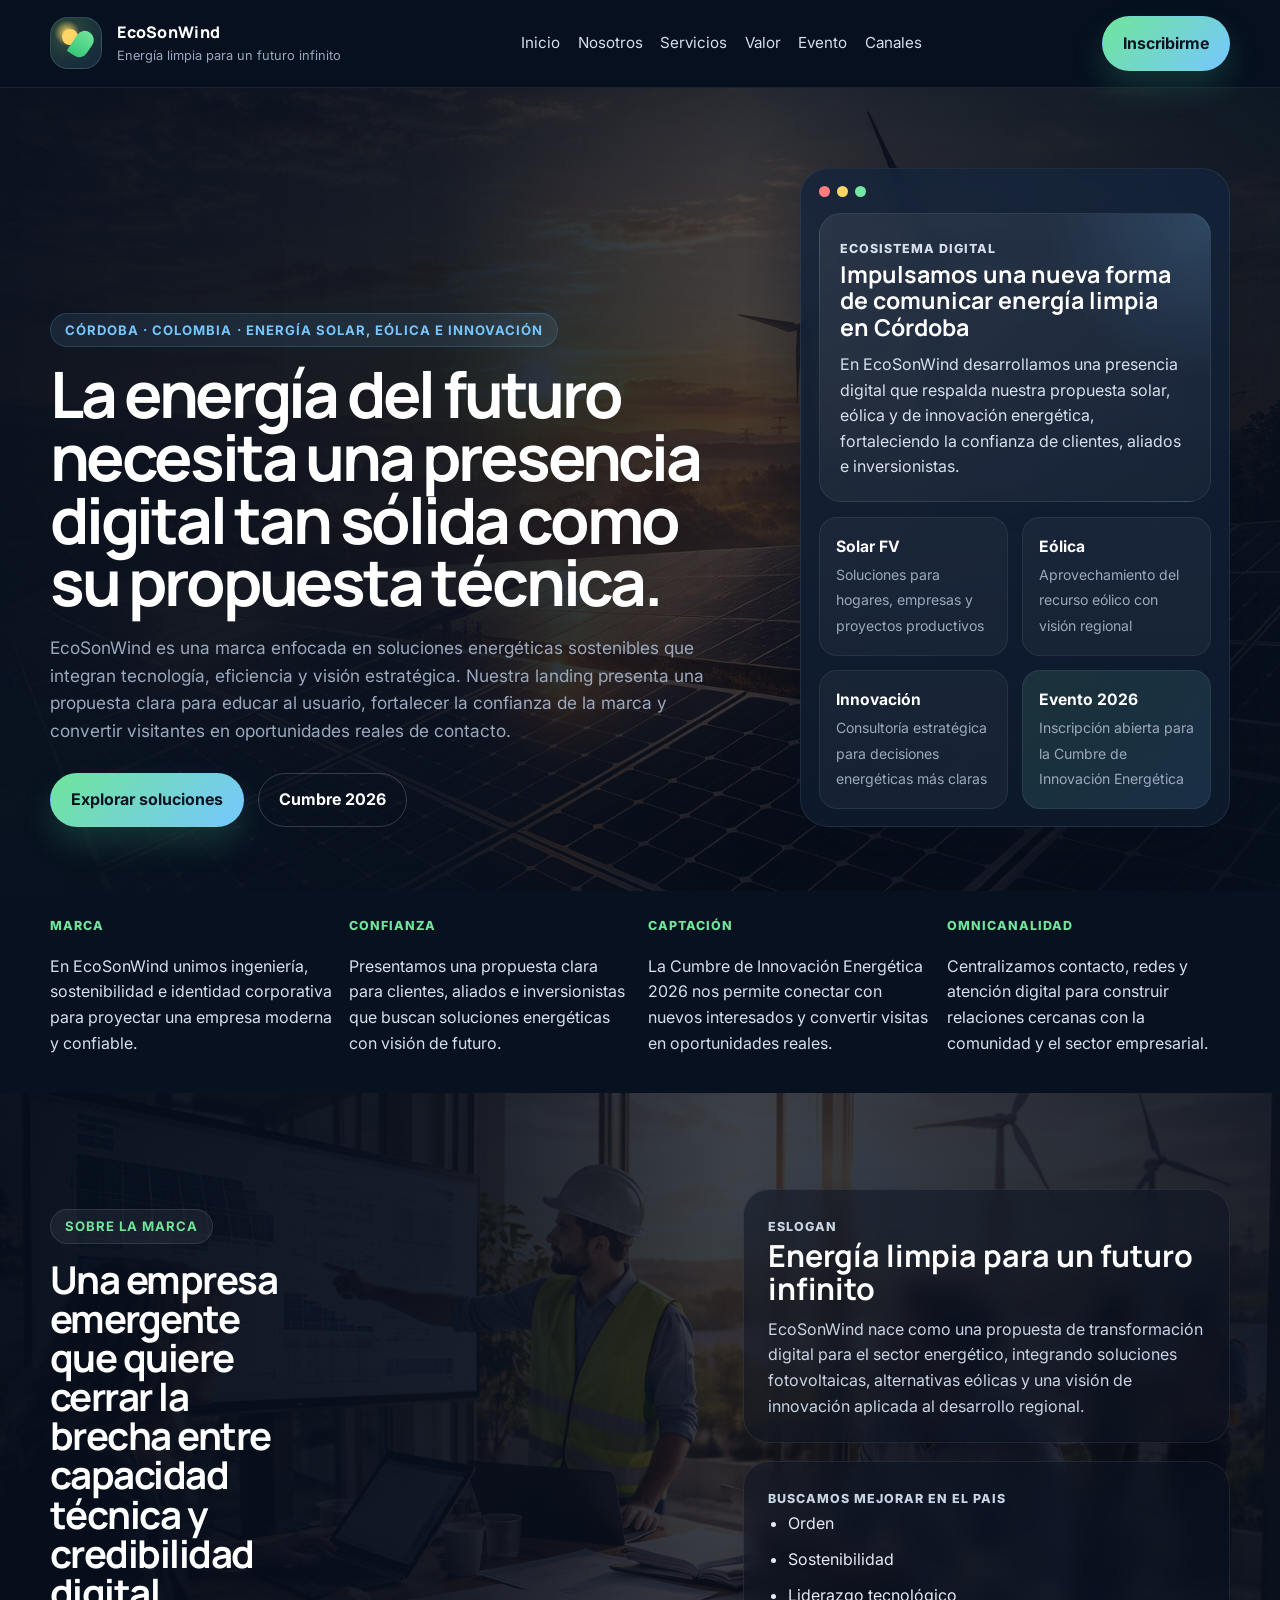
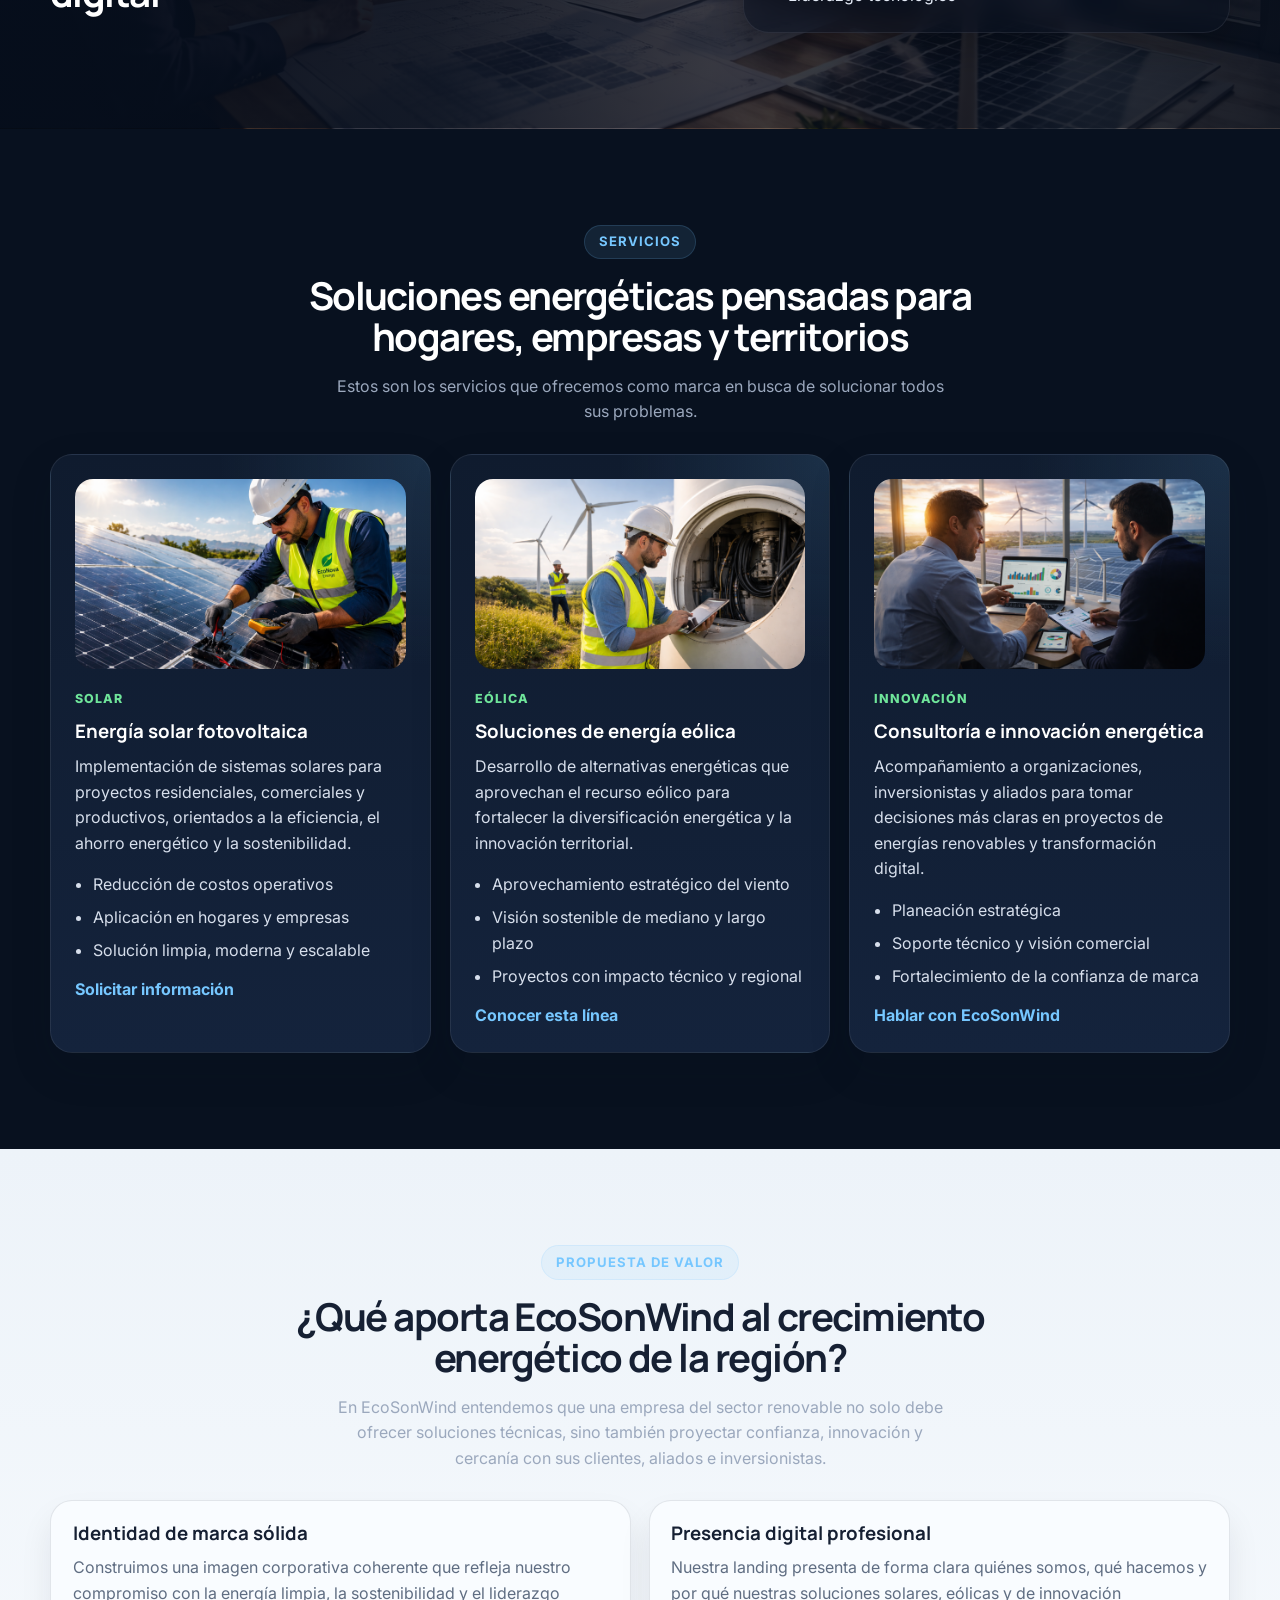
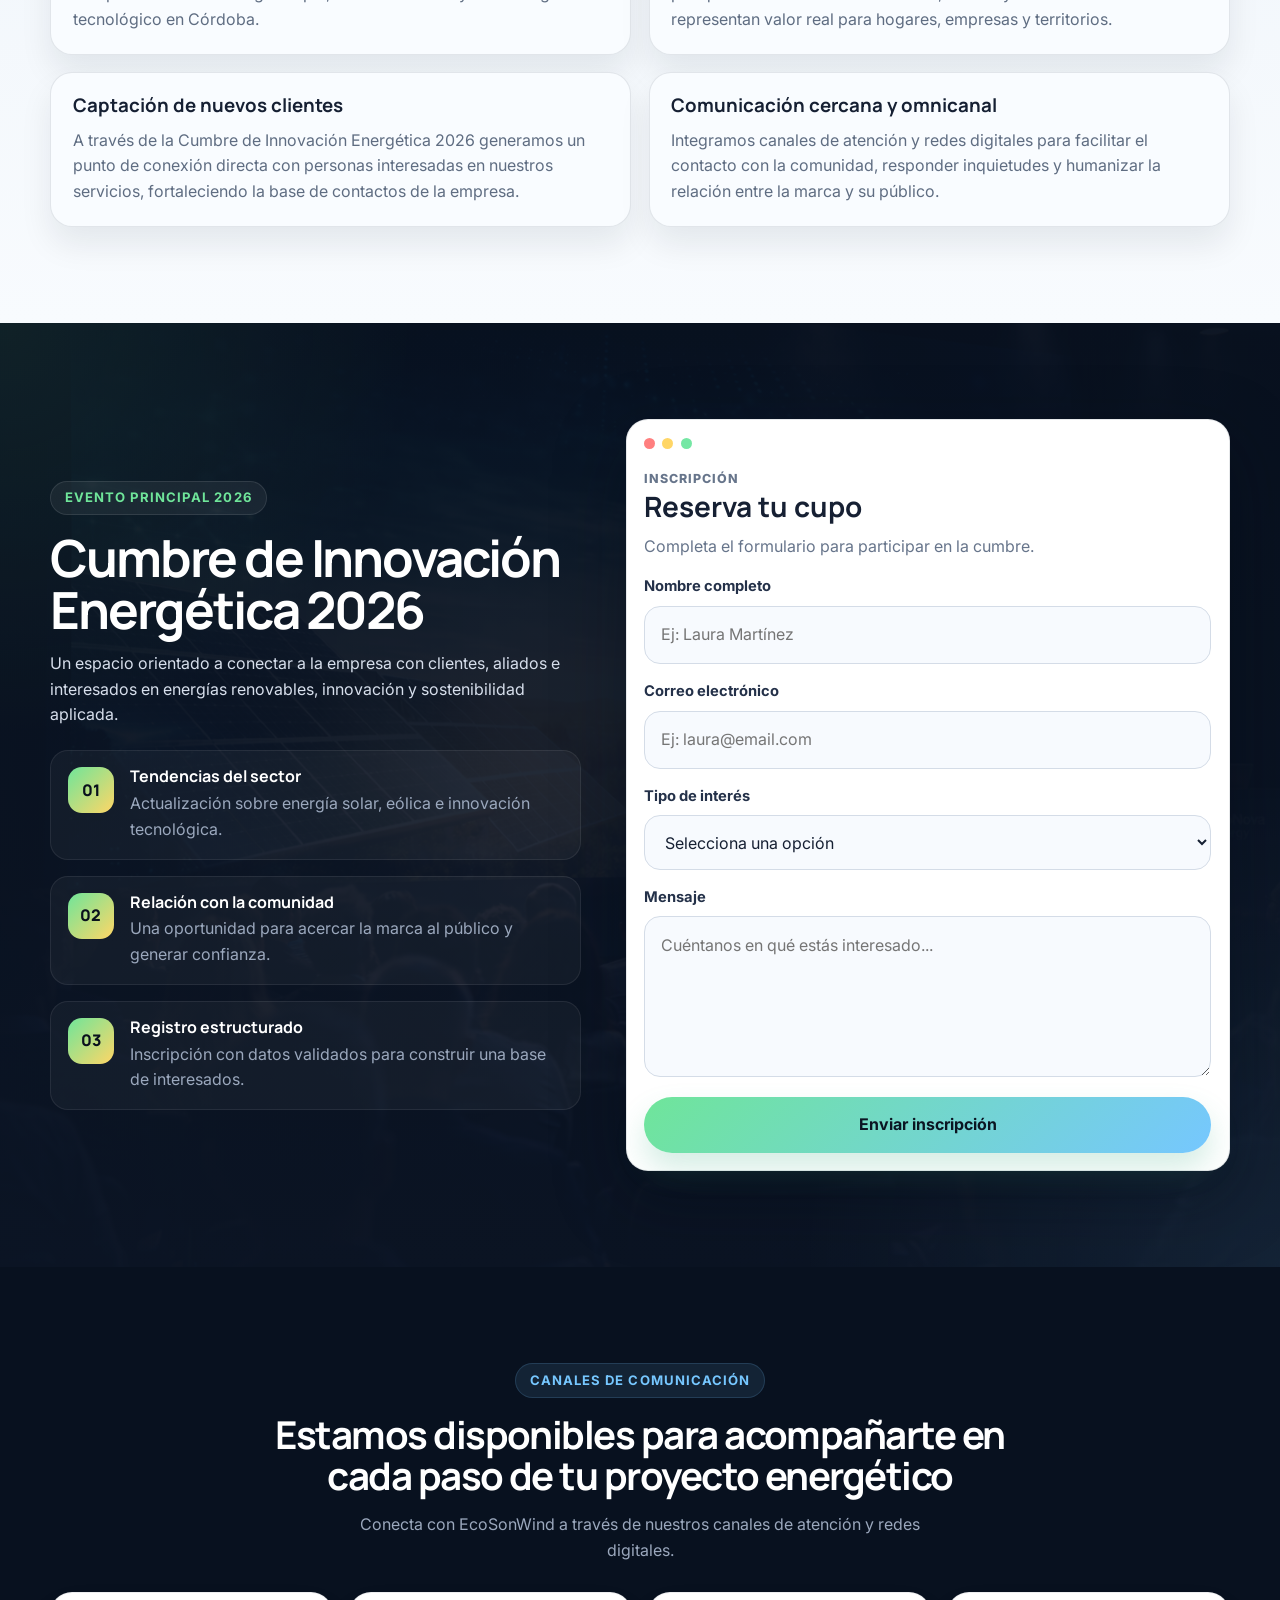
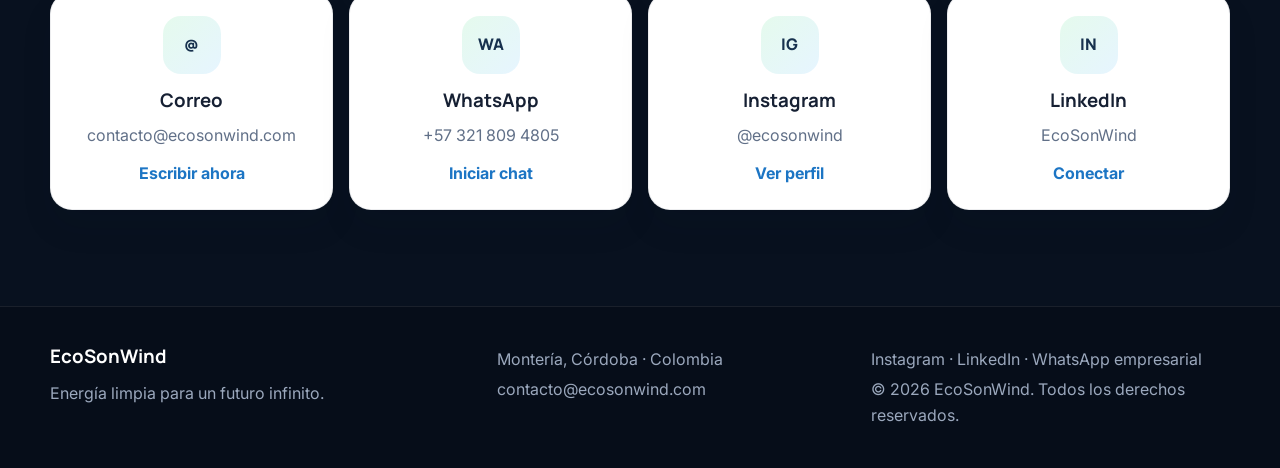
<file: Momento2/MomentoEvaluativo2/index.html>
<!DOCTYPE html>
<html lang="es">

<head>
    <meta charset="UTF-8">
    <meta name="viewport" content="width=device-width, initial-scale=1.0">
    <meta name="description"
        content="EcoSonWind impulsa soluciones solares, eólicas y de innovación energética para empresas, inversionistas y comunidades en Córdoba y Colombia.">
    <title>EcoSonWind</title>

    <link rel="preconnect" href="https://fonts.googleapis.com">
    <link rel="preconnect" href="https://fonts.gstatic.com" crossorigin>
    <link
        href="https://fonts.googleapis.com/css2?family=Inter:wght@400;500;600;700&family=Manrope:wght@500;600;700;800&display=swap"
        rel="stylesheet">

    <link rel="stylesheet" href="estilos.css">
</head>

<body>
    <header class="site-header">
        <div class="container nav-shell">
            <a href="#inicio" class="brand" aria-label="Ir al inicio de EcoSonWind">
                <span class="brand-mark" aria-hidden="true">
                    <span class="brand-sun"></span>
                    <span class="brand-leaf"></span>
                </span>

                <span class="brand-copy">
                    <strong>EcoSonWind</strong>
                    <small>Energía limpia para un futuro infinito</small>
                </span>
            </a>

            <nav class="main-nav" aria-label="Navegación principal">
                <a href="#inicio">Inicio</a>
                <a href="#nosotros">Nosotros</a>
                <a href="#servicios">Servicios</a>
                <a href="#valor">Valor</a>
                <a href="#evento">Evento</a>
                <a href="#contacto">Canales</a>
            </nav>

            <a href="#evento" class="btn btn-primary nav-cta">Inscribirme</a>
        </div>
    </header>

    <main>
        <section id="inicio" class="hero hero-has-photo">
            <div class="hero-bg"></div>

            <div class="container hero-grid hero-grid-better">
                <div class="hero-copy">
                    <p class="eyebrow">Córdoba · Colombia · Energía solar, eólica e innovación</p>

                    <h1>
                        La energía del futuro necesita una presencia digital
                        tan sólida como su propuesta técnica.
                    </h1>

                    <p class="hero-text">
                        EcoSonWind es una marca enfocada en soluciones energéticas sostenibles
                        que integran tecnología, eficiencia y visión estratégica. Nuestra landing
                        presenta una propuesta clara para educar al usuario, fortalecer la confianza
                        de la marca y convertir visitantes en oportunidades reales de contacto.
                    </p>

                    <div class="hero-actions">
                        <a href="#servicios" class="btn btn-primary">Explorar soluciones</a>
                        <a href="#evento" class="btn btn-secondary">Cumbre 2026</a>
                    </div>


                </div>

                <aside class="hero-panel hero-panel-compact" aria-label="Resumen de EcoSonWind">
                    <div class="panel-window">
                        <span></span>
                        <span></span>
                        <span></span>
                    </div>

                    <div class="panel-card panel-card-main">
                        <p class="panel-label">Ecosistema digital</p>
                        <h2>Impulsamos una nueva forma de comunicar energía limpia en Córdoba</h2>
                        <p>
                            En EcoSonWind desarrollamos una presencia digital que respalda nuestra
                            propuesta solar, eólica y de innovación energética, fortaleciendo la
                            confianza de clientes, aliados e inversionistas.
                        </p>
                    </div>

                    <div class="panel-grid">
                        <article class="mini-card">
                            <strong>Solar FV</strong>
                            <span>Soluciones para hogares, empresas y proyectos productivos</span>
                        </article>

                        <article class="mini-card">
                            <strong>Eólica</strong>
                            <span>Aprovechamiento del recurso eólico con visión regional</span>
                        </article>

                        <article class="mini-card">
                            <strong>Innovación</strong>
                            <span>Consultoría estratégica para decisiones energéticas más claras</span>
                        </article>

                        <article class="mini-card mini-card-accent">
                            <strong>Evento 2026</strong>
                            <span>Inscripción abierta para la Cumbre de Innovación Energética</span>
                        </article>
                    </div>
                </aside>
            </div>
        </section>

        <div class="container trust-band-grid">
            <article>
                <span class="trust-kicker">Marca</span>
                <p>En EcoSonWind unimos ingeniería, sostenibilidad e identidad corporativa para proyectar una empresa
                    moderna y confiable.</p>
            </article>

            <article>
                <span class="trust-kicker">Confianza</span>
                <p>Presentamos una propuesta clara para clientes, aliados e inversionistas que buscan soluciones
                    energéticas con visión de futuro.</p>
            </article>

            <article>
                <span class="trust-kicker">Captación</span>
                <p>La Cumbre de Innovación Energética 2026 nos permite conectar con nuevos interesados y convertir
                    visitas en oportunidades reales.</p>
            </article>

            <article>
                <span class="trust-kicker">Omnicanalidad</span>
                <p>Centralizamos contacto, redes y atención digital para construir relaciones cercanas con la comunidad
                    y el sector empresarial.</p>
            </article>
        </div>

        <section id="nosotros" class="section section-dark about-section-clean">
            <div class="container about-layout-clean">
                <div class="about-main-clean">
                    <p class="eyebrow eyebrow-soft">Sobre la marca</p>

                    <h2>
                        Una empresa emergente que quiere cerrar la brecha entre capacidad técnica y credibilidad digital
                    </h2>

                </div>

                <aside class="about-side-clean">
                    <article class="about-card-clean">
                        <p class="box-kicker">Eslogan</p>
                        <h3>Energía limpia para un futuro infinito</h3>
                        <p>
                            EcoSonWind nace como una propuesta de transformación digital para el sector
                            energético, integrando soluciones fotovoltaicas, alternativas eólicas y una
                            visión de innovación aplicada al desarrollo regional.
                        </p>
                    </article>

                    <article class="about-card-clean">
                        <p class="box-kicker">Buscamos mejorar en el pais</p>
                        <ul class="about-list-clean">
                            <li>Orden</li>
                            <li>Sostenibilidad</li>
                            <li>Liderazgo tecnológico</li>
                        </ul>
                    </article>
                </aside>
            </div>
        </section>

        <section id="servicios" class="section">
            <div class="container">
                <div class="section-heading section-heading-center">
                    <p class="eyebrow">Servicios</p>
                    <h2>Soluciones energéticas pensadas para hogares, empresas y territorios</h2>
                    <p class="section-text">
                        Estos son los servicios que ofrecemos como marca en busca de solucionar todos sus problemas.
                    </p>
                </div>

                <div class="services-grid">
                    <article class="service-card">
                        <div class="service-image">
                            <img src="imagenes/paneles-solares.png" alt="Servicio de energía solar fotovoltaica">
                        </div>

                        <span class="service-tag">Solar</span>
                        <h3>Energía solar fotovoltaica</h3>
                        <p>
                            Implementación de sistemas solares para proyectos residenciales,
                            comerciales y productivos, orientados a la eficiencia, el ahorro
                            energético y la sostenibilidad.
                        </p>
                        <ul class="clean-list">
                            <li>Reducción de costos operativos</li>
                            <li>Aplicación en hogares y empresas</li>
                            <li>Solución limpia, moderna y escalable</li>
                        </ul>
                        <a href="#evento" class="text-link">Solicitar información</a>
                    </article>

                    <article class="service-card">
                        <div class="service-image">
                            <img src="imagenes/turbinas-eolicas.png" alt="Servicio de energía eólica">
                        </div>

                        <span class="service-tag">Eólica</span>
                        <h3>Soluciones de energía eólica</h3>
                        <p>
                            Desarrollo de alternativas energéticas que aprovechan el recurso eólico
                            para fortalecer la diversificación energética y la innovación territorial.
                        </p>
                        <ul class="clean-list">
                            <li>Aprovechamiento estratégico del viento</li>
                            <li>Visión sostenible de mediano y largo plazo</li>
                            <li>Proyectos con impacto técnico y regional</li>
                        </ul>
                        <a href="#evento" class="text-link">Conocer esta línea</a>
                    </article>

                    <article class="service-card">
                        <div class="service-image">
                            <img src="imagenes/consultoria.png" alt="Consultoría e innovación energética">
                        </div>

                        <span class="service-tag">Innovación</span>
                        <h3>Consultoría e innovación energética</h3>
                        <p>
                            Acompañamiento a organizaciones, inversionistas y aliados para tomar
                            decisiones más claras en proyectos de energías renovables y transformación digital.
                        </p>
                        <ul class="clean-list">
                            <li>Planeación estratégica</li>
                            <li>Soporte técnico y visión comercial</li>
                            <li>Fortalecimiento de la confianza de marca</li>
                        </ul>
                        <a href="#evento" class="text-link">Hablar con EcoSonWind</a>
                    </article>
                </div>
            </div>
        </section>

        <section id="valor" class="section section-light">
            <div class="container">
                <div class="section-heading section-heading-center">
                    <p class="eyebrow">Propuesta de valor</p>
                    <h2>¿Qué aporta EcoSonWind al crecimiento energético de la región?</h2>
                    <p class="section-text">
                        En EcoSonWind entendemos que una empresa del sector renovable no solo debe
                        ofrecer soluciones técnicas, sino también proyectar confianza, innovación y
                        cercanía con sus clientes, aliados e inversionistas.
                    </p>
                </div>

                <div class="value-grid">
                    <article class="value-card">
                        <h3>Identidad de marca sólida</h3>
                        <p>
                            Construimos una imagen corporativa coherente que refleja nuestro compromiso
                            con la energía limpia, la sostenibilidad y el liderazgo tecnológico en Córdoba.
                        </p>
                    </article>

                    <article class="value-card">
                        <h3>Presencia digital profesional</h3>
                        <p>
                            Nuestra landing presenta de forma clara quiénes somos, qué hacemos y por qué
                            nuestras soluciones solares, eólicas y de innovación representan valor real
                            para hogares, empresas y territorios.
                        </p>
                    </article>

                    <article class="value-card">
                        <h3>Captación de nuevos clientes</h3>
                        <p>
                            A través de la Cumbre de Innovación Energética 2026 generamos un punto de
                            conexión directa con personas interesadas en nuestros servicios, fortaleciendo
                            la base de contactos de la empresa.
                        </p>
                    </article>

                    <article class="value-card">
                        <h3>Comunicación cercana y omnicanal</h3>
                        <p>
                            Integramos canales de atención y redes digitales para facilitar el contacto
                            con la comunidad, responder inquietudes y humanizar la relación entre la marca
                            y su público.
                        </p>
                    </article>
                </div>
            </div>
        </section>

        <section id="evento" class="section event-section event-section-enhanced">
            <div class="container event-grid event-grid-better">
                <div class="event-copy">
                    <p class="eyebrow eyebrow-soft">Evento principal 2026</p>
                    <h2>Cumbre de Innovación Energética 2026</h2>
                    <p class="section-text section-text-light">
                        Un espacio orientado a conectar a la empresa con clientes,
                        aliados e interesados en energías renovables, innovación y sostenibilidad aplicada.
                    </p>

                    <div class="event-benefits">
                        <article class="benefit-item">
                            <span>01</span>
                            <div>
                                <h3>Tendencias del sector</h3>
                                <p>Actualización sobre energía solar, eólica e innovación tecnológica.</p>
                            </div>
                        </article>

                        <article class="benefit-item">
                            <span>02</span>
                            <div>
                                <h3>Relación con la comunidad</h3>
                                <p>Una oportunidad para acercar la marca al público y generar confianza.</p>
                            </div>
                        </article>

                        <article class="benefit-item">
                            <span>03</span>
                            <div>
                                <h3>Registro estructurado</h3>
                                <p>Inscripción con datos validados para construir una base de interesados.</p>
                            </div>
                        </article>
                    </div>
                </div>

                <aside class="form-card"
                    aria-label="Formulario de inscripción a la Cumbre de Innovación Energética 2026">
                    <div class="panel-window">
                        <span></span>
                        <span></span>
                        <span></span>
                    </div>

                    <div class="form-head">
                        <p class="form-kicker">Inscripción</p>
                        <h3>Reserva tu cupo</h3>
                        <p>Completa el formulario para participar en la cumbre.</p>
                    </div>

                    <form action="#" method="POST" class="lead-form">
                        <div class="field">
                            <label for="nombre">Nombre completo</label>
                            <input type="text" id="nombre" name="nombre" placeholder="Ej: Laura Martínez" required>
                        </div>

                        <div class="field">
                            <label for="correo">Correo electrónico</label>
                            <input type="email" id="correo" name="correo" placeholder="Ej: laura@email.com" required>
                        </div>

                        <div class="field">
                            <label for="interes">Tipo de interés</label>
                            <select id="interes" name="tipo_interes" required>
                                <option value="">Selecciona una opción</option>
                                <option value="inversion">Inversión</option>
                                <option value="solucion_solar">Solución solar</option>
                                <option value="solucion_eolica">Solución eólica</option>
                                <option value="consultoria">Consultoría e innovación</option>
                                <option value="evento">Asistencia al evento</option>
                            </select>
                        </div>

                        <div class="field">
                            <label for="mensaje">Mensaje</label>
                            <textarea id="mensaje" name="mensaje" rows="5"
                                placeholder="Cuéntanos en qué estás interesado..." required></textarea>
                        </div>

                        <button type="submit" class="btn btn-primary btn-submit">
                            Enviar inscripción
                        </button>
                    </form>
                </aside>
            </div>
        </section>

        <section id="contacto" class="section">
            <div class="container">
                <div class="section-heading section-heading-center">
                    <p class="eyebrow">Canales de comunicación</p>
                    <h2>Estamos disponibles para acompañarte en cada paso de tu proyecto energético</h2>
                    <p class="section-text">
                        Conecta con EcoSonWind a través de nuestros canales de atención y redes digitales.
                    </p>
                </div>

                <div class="channels-grid">
                    <article class="channel-card">
                        <span class="channel-icon">@</span>
                        <h3>Correo</h3>
                        <p>contacto@ecosonwind.com</p>
                        <a href="#">Escribir ahora</a>
                    </article>

                    <article class="channel-card">
                        <span class="channel-icon">WA</span>
                        <h3>WhatsApp</h3>
                        <p>+57 321 809 4805</p>
                        <a href="#">Iniciar chat</a>
                    </article>

                    <article class="channel-card">
                        <span class="channel-icon">IG</span>
                        <h3>Instagram</h3>
                        <p>@ecosonwind</p>
                        <a href="#">Ver perfil</a>
                    </article>

                    <article class="channel-card">
                        <span class="channel-icon">IN</span>
                        <h3>LinkedIn</h3>
                        <p>EcoSonWind</p>
                        <a href="#">Conectar</a>
                    </article>
                </div>
            </div>
        </section>
    </main>

    <footer class="site-footer">
        <div class="container footer-grid">
            <div>
                <h3>EcoSonWind</h3>
                <p>Energía limpia para un futuro infinito.</p>
            </div>

            <div>
                <p>Montería, Córdoba · Colombia</p>
                <p>contacto@ecosonwind.com</p>
            </div>

            <div>
                <p>Instagram · LinkedIn · WhatsApp empresarial</p>
                <p>© 2026 EcoSonWind. Todos los derechos reservados.</p>
            </div>
        </div>
    </footer>
</body>

</html>
</file>
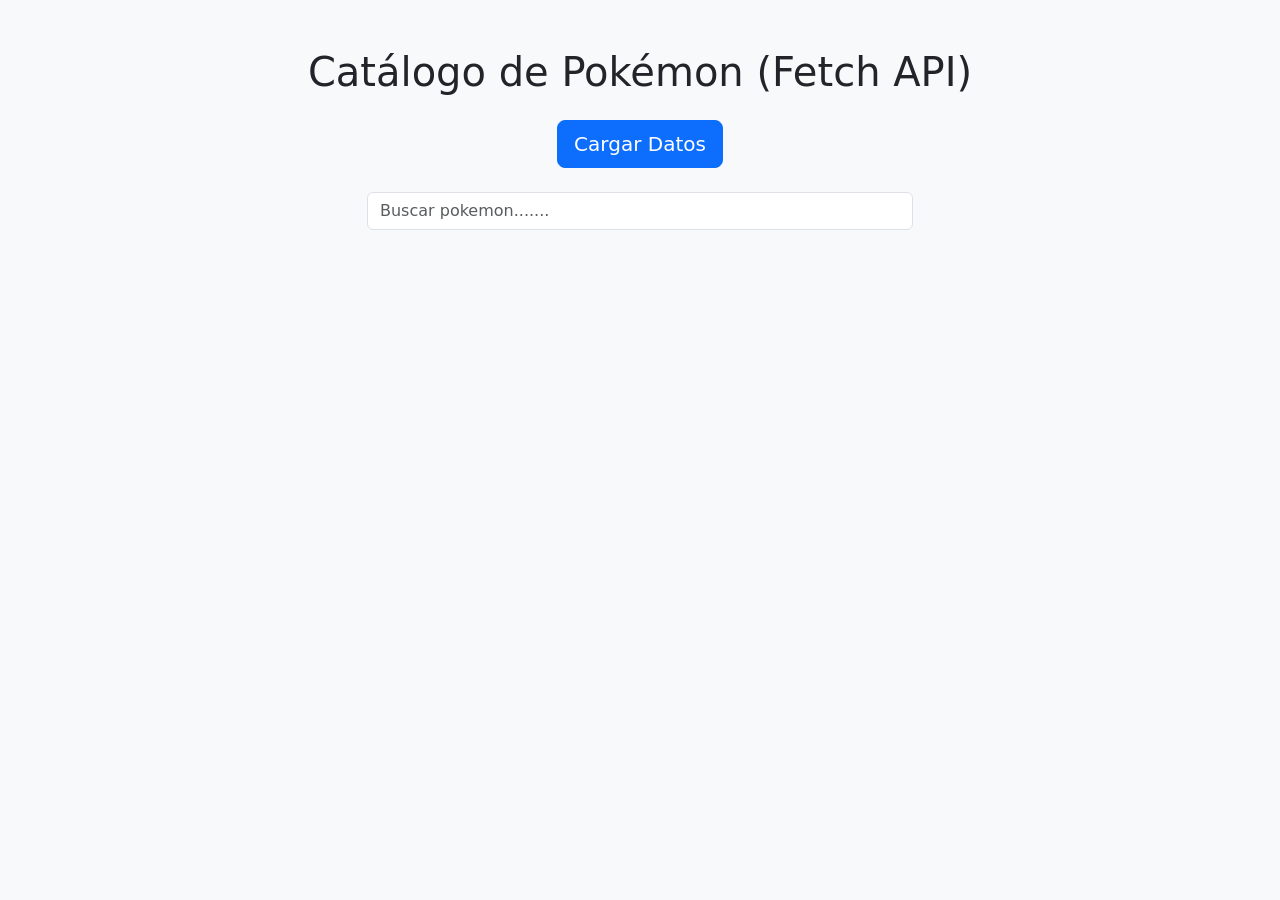
<file: Momento3/ejApi/index.html>
<!DOCTYPE html>
<html lang="es">
<head>
    <meta charset="UTF-8">
    <title>UCC - Práctica Fetch API</title>
    <link href="https://cdn.jsdelivr.net/npm/bootstrap@5.3.0/dist/css/bootstrap.min.css" rel="stylesheet">
</head>
<body class="bg-light">
    <div class="container mt-5">
        <h1 class="text-center mb-4">Catálogo de Pokémon (Fetch API)</h1>

        <div class="text-center mb-4">
            <button id="btn-cargar" class="btn btn-primary btn-lg">Cargar Datos</button>
        </div>

        <div class="row justify-content-center mb-4">
            <div class="col-md-6">
                <input 
                    type="text" 
                    id="buscador" 
                    class="form-control" 
                    placeholder="Buscar pokemon......."
                >
            </div>
        </div>

        <div id="pokemon-container" class="row row-cols-1 row-cols-md-3 g-4">
        </div>
    </div>

    <script src="app.js"></script>
</body>
</html>
</file>
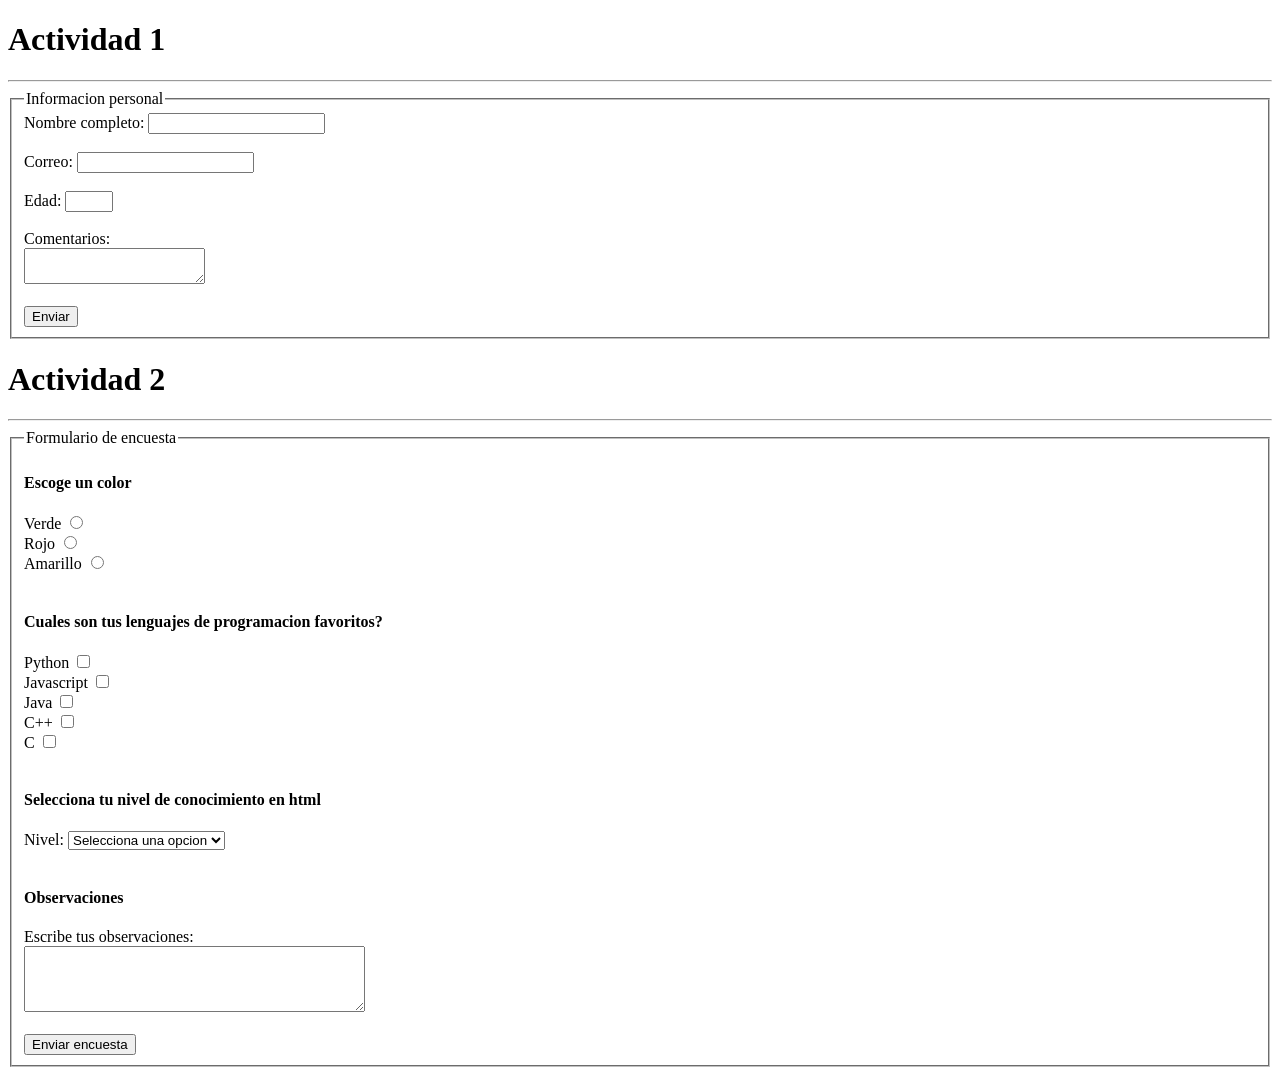
<file: Momento1/formulario.html>
<!DOCTYPE html>
<html lang="en">

<head>
  <meta charset="UTF-8" />
  <meta name="viewport" content="width=device-width, initial-scale=1.0" />
  <title>Formularios</title>
</head>

<body>
  <form>
    <h1>Actividad 1</h1>
    <hr>
    <fieldset>
      <legend>Informacion personal</legend>

      <label for="nombre">Nombre completo:</label>
      <input type="text" id="nombre" name="nombre" required minlength="5">
      <br><br>

      <label for="correo">Correo:</label>
      <input type="email" id="correo" name="correo" required>
      <br><br>

      <label for="edad">Edad:</label>
      <input type="number" id="edad" name="edad" min="18" max="65" required>
      <br><br>

      <label for="comentarios">Comentarios:</label><br>
      <textarea id="comentarios" name="comentarios" minlength="10" required></textarea>
      <br><br>

      <input type="submit" value="Enviar">
    </fieldset>
  </form>

  <form>
    <h1>Actividad 2</h1>
    <hr>
    <fieldset>
      <legend>Formulario de encuesta</legend>

      <h4>Escoge un color</h4>
      <label for="verde">Verde</label>
      <input type="radio" id="verde" name="opcion" value="verde" required><br>

      <label for="rojo">Rojo</label>
      <input type="radio" id="rojo" name="opcion" value="rojo"><br>

      <label for="amarillo">Amarillo</label>
      <input type="radio" id="amarillo" name="opcion" value="amarillo"><br><br>

      <h4>Cuales son tus lenguajes de programacion favoritos?</h4>
      <label for="python">Python</label>
      <input type="checkbox" id="python" name="lenguajeProgramacion" value="python"><br>

      <label for="javascript">Javascript</label>
      <input type="checkbox" id="javascript" name="lenguajeProgramacion" value="javascript"><br>

      <label for="java">Java</label>
      <input type="checkbox" id="java" name="lenguajeProgramacion" value="java"><br>

      <label for="c++">C++</label>
      <input type="checkbox" id="c++" name="lenguajeProgramacion" value="c++"><br>

      <label for="c">C</label>
      <input type="checkbox" id="c" name="lenguajeProgramacion" value="c"><br><br>

      <h4>Selecciona tu nivel de conocimiento en html</h4>
      <label for="nivel">Nivel:</label>
      <select id="nivel" name="nivel" required>
        <option value="">Selecciona una opcion </option>
        <option value="nada">Nada</option>
        <option value="un poco">Un poco</option>
        <option value="intermedio">Intermedio</option>
        <option value="avanzado">Avanzado</option>
      </select>
      <br><br>

      <h4>Observaciones</h4>
      <label for="observaciones">Escribe tus observaciones:</label><br>
      <textarea id="observaciones" name="observaciones" rows="4" cols="40" required minlength="5"></textarea>
      <br><br>

      <input type="submit" value="Enviar encuesta">
    </fieldset>
  </form>

</body>
</html>
</file>
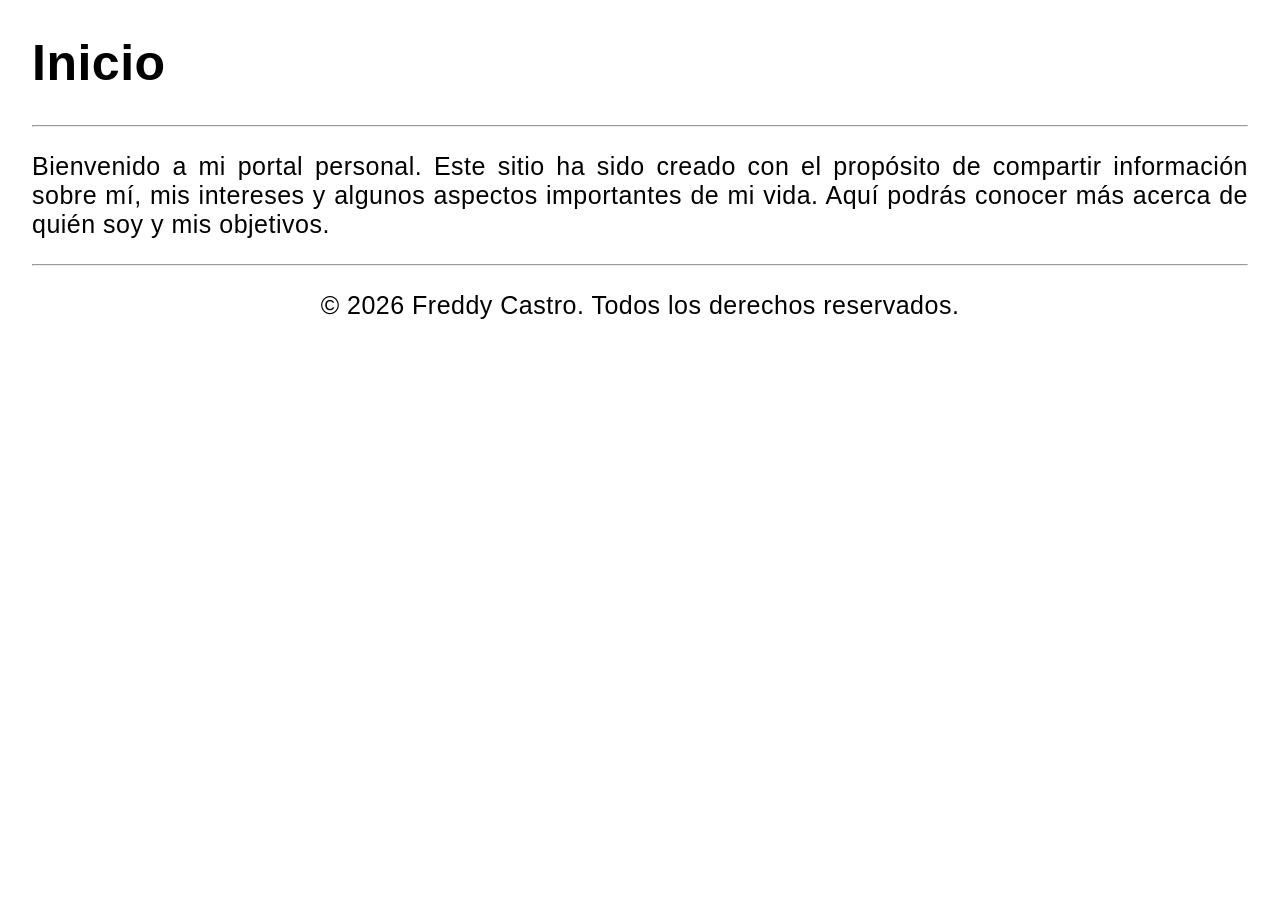
<file: Momento1/html2.html>
<!DOCTYPE html>
<html lang="en">

<head>
    <meta charset="UTF-8">
    <meta name="viewport" content="width=device-width, initial-scale=1.0">
    <title>Inicio</title>
    <style>
        body {
            text-align: justify;
            font-size: 25px;
            font-family: 'Segoe UI', Tahoma, Geneva, Verdana, sans-serif;
            margin: 2rem;
            letter-spacing: 0.5px;
            margin-bottom: 0.2rem;
        }
        

    </style>

</head>

<body>

    <header>
        <h1>Inicio</h1>
    </header>

    <hr>

    <main>
        <section>
            <p>
                Bienvenido a mi portal personal. Este sitio ha sido creado con el propósito de compartir
                información sobre mí, mis intereses y algunos aspectos importantes de mi vida. Aquí podrás
                conocer más acerca de quién soy y mis objetivos.
            </p>
        </section>
    </main>

    <hr>

    <footer>
        <p Style="text-align: center;">© 2026 Freddy Castro. Todos los derechos reservados.</p>
    </footer>

</body>

</html>
</file>
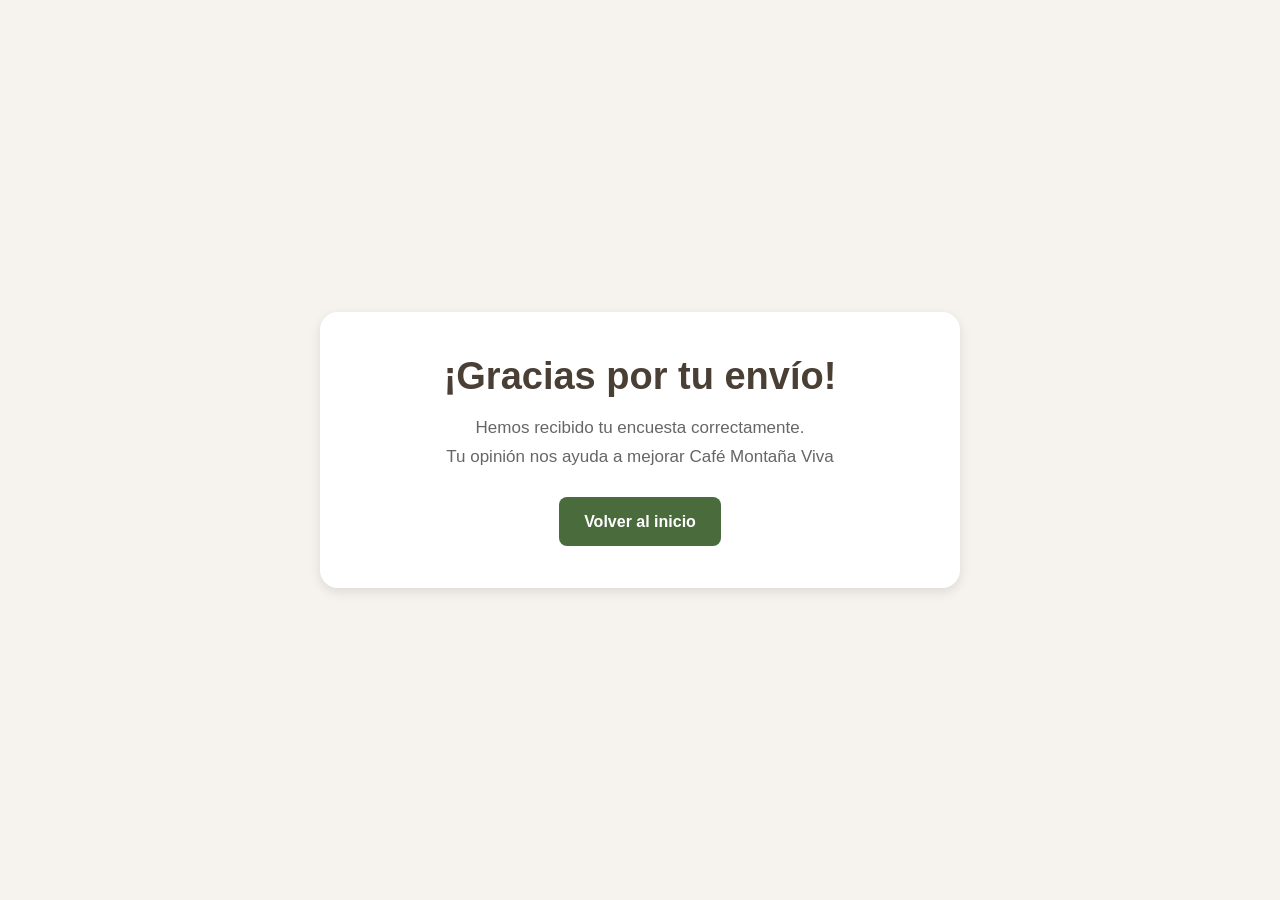
<file: Momento2/gracias.html>
<!DOCTYPE html>
<html lang="en">
<head>
    <meta charset="UTF-8">
    <meta name="viewport" content="width=device-width, initial-scale=1.0">
    <title>Gracias por tu envío</title>
    <link rel="stylesheet" href="estilos.css">
</head>
<body>

    <section class="gracias-contenedor">
        <div class="gracias-card">
            <h1>¡Gracias por tu envío!</h1>
            <p>
                Hemos recibido tu encuesta correctamente.<br>
                Tu opinión nos ayuda a mejorar Café Montaña Viva
            </p>
            <a href="CasoEmpresarial.html" class="btn-volver">Volver al inicio</a>
        </div>
    </section>

</body>
</html>
</file>
<file: Momento2/Act1Momento2/css/estilos.css>
:root {
    --color-primario: #00c3ff;
    --color-secundario: #1a237e;
    --color-fondo-oscuro: #0c1233;
    --color-texto: #1f2937;
    --color-claro: #f4f7fb;
    --color-borde: rgba(26, 35, 126, 0.12);
}

* {
    box-sizing: border-box;
}

html {
    scroll-padding-top: 90px;
}

body {
    font-family: 'Roboto', sans-serif;
    margin: 0;
    background-color: #ffffff;
    color: var(--color-texto);
    overflow-x: hidden;
}

img,
iframe {
    max-width: 100%;
}

h1,
h2,
h3,
h4,
h5 {
    font-family: 'Poppins', sans-serif;
    overflow-wrap: break-word;
}

p,
li,
a,
label,
button,
input,
select,
textarea {
    overflow-wrap: break-word;
}

.navbar {
    background: linear-gradient(90deg, #010834, #150e49d7);
    box-shadow: 0 8px 25px rgba(0, 0, 0, 0.18);
}

.navbar-brand {
    max-width: min(100%, 260px);
    white-space: normal;
}

.navbar-brand span {
    line-height: 1.2;
}

.logo {
    width: 45px;
    height: 45px;
    border-radius: 50%;
    object-fit: cover;
    border: 2px solid white;
    flex-shrink: 0;
}

.hero {
    min-height: 100vh;
    padding: 110px 0 70px;
    background: linear-gradient(rgba(0, 0, 0, 0.58), rgba(0, 0, 0, 0.58)),
        url('../assets/imagenes/portada.png');
    background-size: cover;
    background-position: center;
    background-repeat: no-repeat;
}

.hero-content {
    max-width: 850px;
}

.hero-badge {
    background-color: rgba(255, 255, 255, 0.16);
    color: #fff;
    font-size: 0.9rem;
    padding: 0.6rem 0.9rem;
}

.imagen-seccion {
    max-height: 480px;
    object-fit: cover;
}

#quienes-somos {
    background: #f8f9fa;
}

#quienes-somos h2,
#video h2,
#por-que-elegirnos h2,
#mision-vision h2,
#faq h2 {
    color: #0a0f2c;
}

#quienes-somos p,
#video p,
#por-que-elegirnos p,
#mision-vision p,
#faq p {
    line-height: 1.7;
}

#cursos {
    background: linear-gradient(135deg, #0f3758, #15217e);
    color: white;
}

.encabezado-seccion,
.texto-cursos {
    max-width: 760px;
    margin-inline: auto;
}

.texto-cursos {
    color: #e3f2fd;
    font-size: 1.05rem;
    line-height: 1.7;
}

.categoria-titulo {
    color: var(--color-primario);
    font-weight: 700;
    border-left: 5px solid var(--color-primario);
    padding-left: 12px;
}

.curso-card {
    background-color: #12163a;
    border: none;
    border-radius: 18px;
    overflow: hidden;
    transition: transform 0.3s ease, box-shadow 0.3s ease;
}

.curso-card:hover {
    transform: translateY(-8px);
    box-shadow: 0 12px 30px rgba(0, 0, 0, 0.4);
}

.curso-card .card-img-top {
    width: 100%;
    height: 260px;
    object-fit: cover;
    object-position: top;
    display: block;
}

.curso-card .card-body {
    padding: 1.35rem;
}

.curso-card .card-title {
    color: #ffffff;
    font-weight: 700;
}

.curso-card .card-text,
.lista-curso li {
    color: #d7dee5;
    line-height: 1.6;
}

.lista-curso {
    padding-left: 1.1rem;
    margin-bottom: 1.25rem;
}

.categoria-badge {
    display: inline-block;
    width: fit-content;
    background-color: rgba(0, 195, 255, 0.15);
    color: var(--color-primario);
    padding: 0.35rem 0.7rem;
    font-size: 0.72rem;
    font-weight: 600;
    border-radius: 999px;
    letter-spacing: 0.8px;
    text-transform: uppercase;
}

#cursos .btn,
.btn-enviar-formulario {
    border: none;
    font-weight: 600;
    border-radius: 14px;
}

#cursos .btn {
    background-color: var(--color-primario);
    color: #000;
}

#cursos .btn:hover {
    background-color: #00a3cc;
}

#video {
    background: #f8fbff;
}

#por-que-elegirnos {
    background: linear-gradient(180deg, #ffffff 0%, #f3f7ff 100%);
}

.tarjeta-info {
    border: 1px solid rgba(26, 35, 126, 0.08);
    border-radius: 20px;
    transition: transform 0.3s ease, box-shadow 0.3s ease;
}

.tarjeta-info:hover {
    transform: translateY(-6px);
    box-shadow: 0 14px 30px rgba(22, 34, 84, 0.12);
}

#por-que-elegirnos h4 {
    color: var(--color-secundario);
    font-weight: 600;
}

#mision-vision {
    background: linear-gradient(135deg, #eef3ff, #f8fbff);
}

.tarjeta-mv {
    border: 1px solid var(--color-borde);
    border-radius: 22px;
    background: rgba(255, 255, 255, 0.95);
    box-shadow: 0 14px 32px rgba(19, 31, 74, 0.08);
}

#mision-vision h3 {
    color: var(--color-secundario);
    font-weight: 700;
}


#inscripcion {
    background:
        radial-gradient(circle at top left, rgba(0, 195, 255, 0.16), transparent 28%),
        radial-gradient(circle at bottom right, rgba(76, 175, 254, 0.14), transparent 30%),
        linear-gradient(135deg, #081226 0%, #0d1b3d 45%, #132a63 100%);
    color: #ffffff;
    position: relative;
    overflow: hidden;
}

#inscripcion::before,
#inscripcion::after {
    content: "";
    position: absolute;
    border-radius: 50%;
    filter: blur(10px);
    opacity: 0.25;
    pointer-events: none;
}

#inscripcion::before {
    width: 260px;
    height: 260px;
    background: #00c3ff;
    top: -80px;
    left: -80px;
}

#inscripcion::after {
    width: 320px;
    height: 320px;
    background: #5b7cff;
    bottom: -120px;
    right: -120px;
}

.inscripcion-layout {
    position: relative;
    z-index: 1;
    display: grid;
    grid-template-columns: 0.95fr 1.25fr;
    gap: 2rem;
    align-items: start;
}

.inscripcion-info {
    padding: 2rem 1rem 2rem 0;
}

.inscripcion-etiqueta {
    display: inline-block;
    padding: 0.45rem 0.9rem;
    border-radius: 999px;
    background: rgba(255, 255, 255, 0.12);
    color: #9fe8ff;
    font-size: 0.82rem;
    font-weight: 700;
    letter-spacing: 0.08em;
    text-transform: uppercase;
    margin-bottom: 1rem;
}

.inscripcion-info h2 {
    font-size: 2.2rem;
    line-height: 1.15;
    margin-bottom: 1rem;
    color: #ffffff;
}

.inscripcion-info>p {
    color: rgba(255, 255, 255, 0.82);
    line-height: 1.8;
    max-width: 520px;
}

.inscripcion-beneficios {
    display: grid;
    gap: 1rem;
    margin-top: 2rem;
}

.beneficio-item {
    display: flex;
    gap: 1rem;
    align-items: flex-start;
    padding: 1rem 1.1rem;
    border-radius: 18px;
    background: rgba(255, 255, 255, 0.07);
    border: 1px solid rgba(255, 255, 255, 0.10);
    backdrop-filter: blur(6px);
}

.beneficio-numero {
    min-width: 48px;
    height: 48px;
    display: inline-flex;
    align-items: center;
    justify-content: center;
    border-radius: 14px;
    background: linear-gradient(135deg, #00c3ff, #4facfe);
    color: #061221;
    font-weight: 800;
    font-family: 'Poppins', sans-serif;
}

.beneficio-item h4 {
    margin-bottom: 0.25rem;
    color: #ffffff;
    font-size: 1rem;
}

.beneficio-item p {
    margin: 0;
    color: rgba(255, 255, 255, 0.78);
    font-size: 0.95rem;
    line-height: 1.6;
}

.inscripcion-mini-card {
    margin-top: 1.5rem;
    padding: 1rem 1.2rem;
    border-left: 4px solid #00c3ff;
    background: rgba(255, 255, 255, 0.08);
    border-radius: 14px;
    color: rgba(255, 255, 255, 0.86);
}

.inscripcion-form-panel {
    background: rgba(255, 255, 255, 0.96);
    color: #1f2937;
    border-radius: 28px;
    padding: 1.25rem 1.25rem 1.5rem;
    box-shadow: 0 28px 60px rgba(0, 0, 0, 0.28);
    border: 1px solid rgba(255, 255, 255, 0.18);
}

.form-topbar {
    display: flex;
    gap: 0.45rem;
    margin-bottom: 1rem;
    padding-inline: 0.35rem;
}

.form-topbar span {
    width: 12px;
    height: 12px;
    border-radius: 50%;
    display: inline-block;
}

.form-topbar span:nth-child(1) {
    background: #ff6b6b;
}

.form-topbar span:nth-child(2) {
    background: #ffd166;
}

.form-topbar span:nth-child(3) {
    background: #06d6a0;
}

.form-encabezado {
    padding: 0.5rem 0.4rem 1rem;
}

.form-kicker {
    margin-bottom: 0.35rem;
    color: #1a237e;
    font-size: 0.82rem;
    font-weight: 700;
    text-transform: uppercase;
    letter-spacing: 0.08em;
}

.form-encabezado h3 {
    margin-bottom: 0.45rem;
    color: #0c1233;
    font-size: 1.7rem;
}

.form-encabezado p {
    margin-bottom: 0;
    color: #5b6475;
}

#mensajeExito {
    border-radius: 18px;
    border: none;
}

#inscripcion form {
    background: transparent;
    padding: 0.4rem;
    box-shadow: none;
    border: none;
}

#inscripcion .form-label {
    font-weight: 700;
    color: #25304a;
    margin-bottom: 0.45rem;
    font-size: 0.92rem;
}

#inscripcion .form-control,
#inscripcion .form-select {
    min-height: 54px;
    border-radius: 16px;
    border: 1px solid #dbe3f0;
    background: #f7faff;
    color: #1f2937;
    padding-inline: 0.95rem;
    transition: all 0.25s ease;
}

#inscripcion textarea.form-control {
    min-height: 120px;
    padding-top: 0.9rem;
}

#inscripcion .form-control:focus,
#inscripcion .form-select:focus {
    background: #ffffff;
    border-color: #4facfe;
    box-shadow: 0 0 0 0.24rem rgba(79, 172, 254, 0.18);
}

.formulario-check-especial {
    padding: 1rem 1rem 1rem 2.5rem;
    border-radius: 18px;
    background: linear-gradient(135deg, #f4f8ff, #eef4ff);
    border: 1px solid #dbe6ff;
}

.formulario-check-especial .form-check-label {
    color: #334155;
    line-height: 1.6;
}

.btn-enviar-formulario {
    min-height: 56px;
    background: linear-gradient(90deg, #00c3ff, #1a237e);
    color: #ffffff;
    font-size: 1rem;
    letter-spacing: 0.02em;
    box-shadow: 0 14px 28px rgba(26, 35, 126, 0.24);
    transition: all 0.25s ease;
}

.btn-enviar-formulario:hover {
    transform: translateY(-2px);
    box-shadow: 0 18px 32px rgba(26, 35, 126, 0.30);
    color: #ffffff;
}

#faq {
    background: #f7f9fc;
}

.accordion-item {
    border-radius: 16px !important;
    overflow: hidden;
    border: 1px solid rgba(26, 35, 126, 0.08);
    margin-bottom: 0.8rem;
}

.accordion-button:not(.collapsed) {
    background-color: rgba(26, 35, 126, 0.08);
    color: var(--color-secundario);
}

.footer {
    font-size: 0.95rem;
}

@media (max-width: 991px) {
    .hero {
        min-height: auto;
        padding-top: 120px;
    }

    .navbar-nav {
        padding-top: 0.75rem;
    }

    .navbar-brand {
        max-width: 220px;
    }

    .curso-card .card-img-top {
        height: 220px;
    }

    .inscripcion-layout {
        grid-template-columns: 1fr;
    }

    .inscripcion-info {
        padding: 0;
    }

    .inscripcion-info h2 {
        font-size: 1.9rem;
    }
}

@media (max-width: 767px) {

    section,
    aside {
        overflow: hidden;
    }

    .hero .display-4 {
        font-size: 2rem;
    }

    .hero .lead {
        font-size: 1rem;
    }

    .categoria-titulo {
        font-size: 1.35rem;
    }

    .curso-card .card-img-top {
        height: 210px;
    }
}

@media (max-width: 575px) {
    html {
        font-size: 15px;
    }

    .logo {
        width: 40px;
        height: 40px;
    }

    .navbar-brand {
        max-width: 190px;
        font-size: 0.98rem;
    }

    .hero {
        padding: 108px 0 60px;
    }

    .hero-badge {
        font-size: 0.78rem;
    }

    .curso-card .card-img-top {
        height: 190px;
    }

    .footer {
        font-size: 0.88rem;
    }

    .inscripcion-form-panel {
        padding: 1rem 0.85rem 1.25rem;
        border-radius: 22px;
    }

    .beneficio-item {
        padding: 0.9rem;
    }

    .beneficio-numero {
        min-width: 42px;
        height: 42px;
    }
}
</file>
<file: Momento2/MomentoEvaluativo2/estilos.css>
:root {
    --bg: #08111f;
    --bg-soft: #0d1728;
    --surface: #101d31;
    --surface-2: #12233c;
    --white: #ffffff;
    --text: #d7dfec;
    --text-soft: #9ba8bd;
    --text-dark: #162033;
    --line: rgba(255, 255, 255, 0.08);
    --line-dark: rgba(16, 29, 49, 0.1);
    --green: #6fe59a;
    --green-strong: #38c779;
    --blue: #76c7ff;
    --gold: #ffd666;
    --light: #f4f8fc;
    --light-2: #ebf1f8;
    --shadow-lg: 0 24px 70px rgba(5, 12, 24, 0.35);
    --shadow-md: 0 16px 40px rgba(9, 18, 34, 0.16);
    --radius-xl: 28px;
    --radius-lg: 22px;
    --radius-md: 16px;
    --max-width: 1180px;
}

* {
    box-sizing: border-box;
}

html {
    scroll-behavior: smooth;
}

body {
    margin: 0;
    font-family: "Inter", sans-serif;
    background: var(--bg);
    color: var(--text);
    line-height: 1.6;
}

img,
svg {
    max-width: 100%;
    display: block;
}

a {
    text-decoration: none;
    color: inherit;
}

button,
input,
select,
textarea {
    font: inherit;
}

.container {
    width: min(100% - 2rem, var(--max-width));
    margin-inline: auto;
}

.section {
    padding: 6rem 0;
}

.section-dark {
    background:
        radial-gradient(circle at top left, rgba(118, 199, 255, 0.08), transparent 28%),
        linear-gradient(180deg, #0a1322 0%, #0f1b2e 100%);
}

.section-light {
    background: linear-gradient(180deg, #edf3f9 0%, #f8fbfe 100%);
    color: var(--text-dark);
}

/* ===== HEADER ===== */

.site-header {
    position: sticky;
    top: 0;
    z-index: 1000;
    background: rgba(8, 17, 31, 0.74);
    backdrop-filter: blur(14px);
    border-bottom: 1px solid var(--line);
}

.nav-shell {
    min-height: 82px;
    display: flex;
    align-items: center;
    justify-content: space-between;
    gap: 1.5rem;
    padding: 1rem 0;
}

.brand {
    display: inline-flex;
    align-items: center;
    gap: 0.95rem;
    min-width: 0;
}

.brand-mark {
    width: 52px;
    height: 52px;
    border-radius: 18px;
    position: relative;
    flex-shrink: 0;
    background:
        radial-gradient(circle at 32% 30%, var(--gold), transparent 26%),
        linear-gradient(145deg, rgba(111, 229, 154, 0.22), rgba(118, 199, 255, 0.14));
    border: 1px solid rgba(255, 255, 255, 0.12);
    overflow: hidden;
}

.brand-sun {
    position: absolute;
    width: 16px;
    height: 16px;
    border-radius: 50%;
    top: 11px;
    left: 11px;
    background: var(--gold);
    box-shadow: 0 0 20px rgba(255, 214, 102, 0.5);
}

.brand-leaf {
    position: absolute;
    width: 18px;
    height: 28px;
    right: 10px;
    bottom: 10px;
    background: linear-gradient(180deg, var(--green), var(--green-strong));
    border-radius: 18px 18px 18px 2px;
    transform: rotate(34deg);
}

.brand-copy {
    display: flex;
    flex-direction: column;
    min-width: 0;
}

.brand-copy strong {
    font-family: "Manrope", sans-serif;
    font-size: 1rem;
    font-weight: 800;
    color: var(--white);
    letter-spacing: 0.02em;
}

.brand-copy small {
    font-size: 0.8rem;
    color: var(--text-soft);
}

.main-nav {
    display: flex;
    align-items: center;
    gap: 1.1rem;
    flex-wrap: wrap;
    justify-content: center;
}

.main-nav a {
    color: var(--text);
    font-size: 0.95rem;
    transition: color 0.25s ease;
}

.main-nav a:hover {
    color: var(--white);
}

/* ===== BOTONES ===== */

.btn {
    display: inline-flex;
    align-items: center;
    justify-content: center;
    min-height: 50px;
    padding: 0.85rem 1.25rem;
    border-radius: 999px;
    border: 1px solid transparent;
    font-weight: 700;
    transition: transform 0.25s ease, box-shadow 0.25s ease, border-color 0.25s ease;
}

.btn:hover {
    transform: translateY(-2px);
}

.btn-primary {
    background: linear-gradient(135deg, var(--green), var(--blue));
    color: #0b1522;
    box-shadow: 0 16px 30px rgba(61, 171, 133, 0.22);
}

.btn-secondary {
    background: transparent;
    color: var(--white);
    border-color: rgba(255, 255, 255, 0.18);
}

.btn-submit {
    width: 100%;
    min-height: 56px;
    margin-top: 0.25rem;
    border: 0;
    cursor: pointer;
}

/* ===== TEXTOS GENERALES ===== */

.eyebrow {
    display: inline-block;
    margin: 0 0 1rem;
    padding: 0.35rem 0.85rem;
    border-radius: 999px;
    background: rgba(118, 199, 255, 0.1);
    border: 1px solid rgba(118, 199, 255, 0.16);
    color: var(--blue);
    font-size: 0.82rem;
    font-weight: 700;
    letter-spacing: 0.08em;
    text-transform: uppercase;
}

.eyebrow-soft {
    background: rgba(255, 255, 255, 0.06);
    color: var(--green);
    border-color: rgba(255, 255, 255, 0.1);
}

.box-kicker,
.form-kicker,
.trust-kicker,
.service-tag,
.panel-label {
    display: inline-block;
    font-size: 0.78rem;
    font-weight: 800;
    letter-spacing: 0.08em;
    text-transform: uppercase;
}

.box-kicker {
    color: var(--blue);
    margin-bottom: 0.45rem;
}

.form-kicker,
.panel-label,
.trust-kicker {
    color: var(--green);
}

.section-heading {
    margin-bottom: 1.8rem;
}

.section-heading-center {
    max-width: 760px;
    margin-inline: auto;
    text-align: center;
}

.section-heading h2 {
    margin: 0;
    font-family: "Manrope", sans-serif;
    font-size: clamp(1.9rem, 3vw, 3.3rem);
    line-height: 1.08;
    letter-spacing: -0.04em;
    color: var(--white);
}

.section-light .section-heading h2 {
    color: var(--text-dark);
}

.hero-text,
.section-text,
.about-copy p,
.info-box p,
.value-card p,
.channel-card p,
.site-footer p {
    color: var(--text-soft);
}

.section-text {
    max-width: 62ch;
    margin: 1rem auto 0;
}

.section-text-light {
    color: var(--text);
    margin-top: 1rem;
}

/* ===== HERO ===== */

.hero {
    position: relative;
    overflow: hidden;
    padding: 5rem 0 4rem;
    background:
        radial-gradient(circle at top right, rgba(111, 229, 154, 0.16), transparent 24%),
        radial-gradient(circle at bottom left, rgba(118, 199, 255, 0.16), transparent 28%),
        linear-gradient(180deg, #08111f 0%, #0c1728 100%);
}

.hero-bg {
    position: absolute;
    inset: 0;
    background-image:
        linear-gradient(rgba(255, 255, 255, 0.03) 1px, transparent 1px),
        linear-gradient(90deg, rgba(255, 255, 255, 0.03) 1px, transparent 1px);
    background-size: 42px 42px;
    mask-image: linear-gradient(180deg, rgba(0, 0, 0, 1), transparent 92%);
    pointer-events: none;
    z-index: 0;
}

.hero-has-photo {
    position: relative;
    min-height: 720px;
    display: flex;
    align-items: center;
}

.hero-has-photo::after {
    content: "";
    position: absolute;
    inset: 0;
    background:
        linear-gradient(
            90deg,
            rgba(8, 17, 31, 0.96) 0%,
            rgba(8, 17, 31, 0.92) 34%,
            rgba(8, 17, 31, 0.72) 58%,
            rgba(8, 17, 31, 0.90) 100%
        ),
        url("imagenes/hero-energia.png");
    background-size: cover;
    background-position: center right;
    opacity: 0.95;
    z-index: 0;
}

.hero-grid {
    position: relative;
    z-index: 1;
    display: grid;
    gap: 2rem;
    align-items: center;
}

.hero-grid-better {
    grid-template-columns: minmax(0, 1.18fr) minmax(340px, 0.82fr);
    gap: 1.5rem;
    align-items: end;
}

.hero-copy {
    max-width: 720px;
}

.hero-copy h1 {
    margin: 0;
    font-family: "Manrope", sans-serif;
    font-size: clamp(2.5rem, 5vw, 5.3rem);
    line-height: 0.98;
    letter-spacing: -0.05em;
    color: var(--white);
}

.hero-text {
    max-width: 62ch;
    margin: 1.25rem 0 0;
    font-size: 1.08rem;
}

.hero-actions {
    display: flex;
    flex-wrap: wrap;
    gap: 0.9rem;
    margin-top: 1.75rem;
}

.hero-points {
    list-style: none;
    padding: 0;
    margin: 1.6rem 0 0;
    display: grid;
    gap: 0.8rem;
}

.hero-points li {
    position: relative;
    padding-left: 1.3rem;
    color: var(--text);
}

.hero-points li::before {
    content: "";
    position: absolute;
    left: 0;
    top: 0.62rem;
    width: 8px;
    height: 8px;
    border-radius: 50%;
    background: linear-gradient(135deg, var(--green), var(--blue));
}

.hero-panel {
    background: linear-gradient(180deg, rgba(18, 35, 60, 0.84), rgba(14, 26, 45, 0.94));
    border: 1px solid rgba(255, 255, 255, 0.08);
    border-radius: var(--radius-xl);
    padding: 1.1rem;
    box-shadow: var(--shadow-lg);
}

.hero-panel-compact {
    max-width: 430px;
    margin-left: auto;
    backdrop-filter: blur(10px);
    background: linear-gradient(180deg, rgba(18, 35, 60, 0.78), rgba(14, 26, 45, 0.92));

    align-self: start;
}

.panel-window {
    display: flex;
    gap: 0.45rem;
    margin-bottom: 1rem;
}

.panel-window span {
    width: 11px;
    height: 11px;
    border-radius: 50%;
}

.panel-window span:nth-child(1) {
    background: #ff7f7f;
}

.panel-window span:nth-child(2) {
    background: #ffd666;
}

.panel-window span:nth-child(3) {
    background: #75e7a4;
}

.panel-card {
    border-radius: 22px;
    padding: 1.3rem;
}

.panel-card-main {
    background:
        radial-gradient(circle at top right, rgba(118, 199, 255, 0.18), transparent 34%),
        linear-gradient(145deg, rgba(255, 255, 255, 0.07), rgba(255, 255, 255, 0.03));
    border: 1px solid rgba(255, 255, 255, 0.08);
}

.panel-label,
.form-kicker {
    margin-bottom: 0.55rem;
}

.panel-card-main h2 {
    margin: 0 0 0.7rem;
    font-family: "Manrope", sans-serif;
    font-size: 1.45rem;
    line-height: 1.15;
    color: var(--white);
}

.panel-card-main p {
    margin: 0;
    color: var(--text);
}

.panel-grid {
    display: grid;
    grid-template-columns: repeat(2, 1fr);
    gap: 0.9rem;
    margin-top: 0.95rem;
}

.mini-card {
    padding: 1rem;
    border-radius: 18px;
    background: rgba(255, 255, 255, 0.04);
    border: 1px solid rgba(255, 255, 255, 0.07);
}

.mini-card strong {
    display: block;
    color: var(--white);
    font-size: 0.98rem;
    margin-bottom: 0.18rem;
}

.mini-card span {
    color: var(--text-soft);
    font-size: 0.88rem;
}

.mini-card-accent {
    background: linear-gradient(135deg, rgba(111, 229, 154, 0.12), rgba(118, 199, 255, 0.12));
}

/* ===== FRANJA DE CONFIANZA ===== */

.trust-band {
    background: #0d1728;
    border-top: 1px solid var(--line);
    border-bottom: 1px solid var(--line);
}

.trust-band-grid {
    display: grid;
    grid-template-columns: repeat(4, 1fr);
    gap: 1rem;
    padding: 1.3rem 0;
}

.trust-band article {
    padding: 0.8rem 1rem;
    border-left: 1px solid rgba(255, 255, 255, 0.08);
}

.trust-band article:first-child {
    border-left: 0;
    padding-left: 0;
}

.trust-band p {
    margin: 0;
    color: var(--text);
}

/* ===== SOBRE NOSOTROS ===== */

.about-section-clean {
    position: relative;
    overflow: hidden;
}

.about-section-clean::before {
    content: "";
    position: absolute;
    inset: 0;
    background:
        linear-gradient(
            90deg,
            rgba(6, 14, 28, 0.96) 0%,
            rgba(6, 14, 28, 0.92) 34%,
            rgba(6, 14, 28, 0.78) 58%,
            rgba(6, 14, 28, 0.90) 100%
        ),
        url("imagenes/nosotros-energia.png");
    background-size: cover;
    background-position: center right;
    z-index: 0;
}

.about-layout-clean {
    position: relative;
    z-index: 1;
    display: grid;
    grid-template-columns: minmax(0, 1.15fr) minmax(320px, 0.85fr);
    gap: 2.2rem;
    align-items: center;
}

.about-main-clean {
    max-width: 760px;
}

.about-main-clean h2 {
    margin: 0;
    max-width: 10ch;
    font-family: "Manrope", sans-serif;
    font-size: clamp(1.8rem, 3vw, 3.2rem);
    line-height: 1.02;
    letter-spacing: -0.04em;
    color: var(--white);
}

.about-copy-clean {
    margin-top: 1.5rem;
    max-width: 720px;
    padding: 1.4rem 1.5rem;
    border-radius: 24px;
    background: rgba(10, 19, 34, 0.48);
    border: 1px solid rgba(255, 255, 255, 0.08);
    backdrop-filter: blur(10px);
    box-shadow: 0 18px 40px rgba(0, 0, 0, 0.22);
}

.about-copy-clean p {
    margin: 0 0 1rem;
    color: #d7dfec;
    font-size: 1.02rem;
}

.about-copy-clean p:last-child {
    margin-bottom: 0;
}

.about-side-clean {
    display: grid;
    gap: 1.1rem;
}

.about-card-clean {
    padding: 1.45rem 1.5rem;
    border-radius: 26px;
    background: rgba(10, 19, 34, 0.52);
    border: 1px solid rgba(255, 255, 255, 0.08);
    backdrop-filter: blur(10px);
    box-shadow: 0 18px 40px rgba(0, 0, 0, 0.18);
}

.about-card-clean h3 {
    margin: 0 0 0.7rem;
    font-family: "Manrope", sans-serif;
    font-size: 1.9rem;
    line-height: 1.1;
    color: var(--white);
}

.about-card-clean p {
    margin: 0;
    color: #c9d4e4;
}

.about-list-clean {
    margin: 0;
    padding-left: 1.2rem;
    color: #e4ebf6;
}

.about-list-clean li {
    margin-bottom: 0.65rem;
}

.about-list-clean li:last-child {
    margin-bottom: 0;
}

.about-card-tags {
    padding-bottom: 1.3rem;
}



.services-grid {
    display: grid;
    grid-template-columns: repeat(3, 1fr);
    gap: 1.2rem;
}

.service-card {
    position: relative;
    overflow: hidden;
    padding: 1.5rem;
    border-radius: var(--radius-lg);
    background:
        radial-gradient(circle at top right, rgba(118, 199, 255, 0.12), transparent 30%),
        linear-gradient(180deg, #0f1b2e 0%, #14233c 100%);
    border: 1px solid rgba(255, 255, 255, 0.08);
    box-shadow: var(--shadow-md);
    transition: transform 0.3s ease, border-color 0.3s ease;
}

.service-card:hover {
    transform: translateY(-6px);
    border-color: rgba(111, 229, 154, 0.28);
}

.service-image {
    width: 100%;
    height: 190px;
    overflow: hidden;
    border-radius: 18px;
    margin-bottom: 1rem;
}

.service-image img {
    width: 100%;
    height: 100%;
    object-fit: cover;
    transition: transform 0.35s ease;
}

.service-card:hover .service-image img {
    transform: scale(1.05);
}

.service-tag {
    color: var(--green);
    margin-bottom: 0.8rem;
}

.service-card h3 {
    margin: 0 0 0.7rem;
    font-family: "Manrope", sans-serif;
    color: var(--white);
    line-height: 1.15;
}

.service-card p {
    margin-top: 0;
    color: var(--text);
}

.clean-list {
    margin: 0;
    padding-left: 1.1rem;
}

.clean-list li {
    margin-bottom: 0.45rem;
}

.text-link {
    display: inline-block;
    margin-top: 0.4rem;
    font-weight: 700;
    color: var(--blue);
}


.value-grid {
    display: grid;
    grid-template-columns: repeat(2, 1fr);
    gap: 1.1rem;
}

.value-card {
    padding: 1.35rem;
    border-radius: var(--radius-lg);
    background: #f9fcff;
    border: 1px solid var(--line-dark);
    box-shadow: 0 18px 32px rgba(14, 25, 40, 0.08);
    transition: transform 0.3s ease, box-shadow 0.3s ease;
}

.value-card:hover {
    transform: translateY(-6px);
    box-shadow: 0 20px 36px rgba(14, 25, 40, 0.14);
}

.value-card h3 {
    margin: 0 0 0.7rem;
    font-family: "Manrope", sans-serif;
    color: var(--text-dark);
    line-height: 1.15;
}

.value-card p {
    color: #5f6d82;
    margin: 0;
}


.event-section {
    position: relative;
    overflow: hidden;
    background:
        radial-gradient(circle at top left, rgba(111, 229, 154, 0.12), transparent 26%),
        radial-gradient(circle at bottom right, rgba(118, 199, 255, 0.12), transparent 30%),
        linear-gradient(180deg, #08111f 0%, #0d1728 100%);
}

.event-section-enhanced {
    position: relative;
    overflow: hidden;
}

.event-section-enhanced::before {
    content: "";
    position: absolute;
    inset: 0;
    background:
        linear-gradient(
            90deg,
            rgba(8, 17, 31, 0.90) 0%,
            rgba(8, 17, 31, 0.78) 38%,
            rgba(8, 17, 31, 0.92) 100%
        ),
        url("imagenes/evento-energia.png");
    background-size: cover;
    background-position: center left;
    opacity: 0.32;
    z-index: 0;
}

.event-grid {
    display: grid;
    grid-template-columns: 0.95fr 1.05fr;
    gap: 1.4rem;
    align-items: start;
}

.event-grid-better {
    position: relative;
    z-index: 1;
    align-items: center;
    gap: 1.8rem;
}

.event-copy {
    max-width: 700px;
    padding-right: 1rem;
}

.event-copy h2 {
    margin: 0;
    font-family: "Manrope", sans-serif;
    font-size: clamp(2.3rem, 4vw, 4.8rem);
    line-height: 1.02;
    letter-spacing: -0.04em;
    color: var(--white);
}

.event-benefits {
    display: grid;
    gap: 1rem;
    margin-top: 1.4rem;
}

.benefit-item {
    display: flex;
    gap: 1rem;
    align-items: flex-start;
    padding: 1rem 1.05rem;
    border-radius: 18px;
    background: rgba(255, 255, 255, 0.04);
    border: 1px solid rgba(255, 255, 255, 0.08);
}

.benefit-item span {
    width: 46px;
    height: 46px;
    flex-shrink: 0;
    display: inline-flex;
    align-items: center;
    justify-content: center;
    border-radius: 14px;
    background: linear-gradient(135deg, var(--green), var(--gold));
    color: #09111d;
    font-family: "Manrope", sans-serif;
    font-weight: 800;
}

.benefit-item h3 {
    margin: 0 0 0.35rem;
    font-family: "Manrope", sans-serif;
    font-size: 1rem;
    color: var(--white);
    line-height: 1.15;
}

.benefit-item p {
    margin: 0;
    color: var(--text-soft);
}

.form-card {
    border-radius: var(--radius-lg);
    background: var(--white);
    padding: 1.1rem;
    border: 1px solid rgba(16, 29, 49, 0.1);
    box-shadow: var(--shadow-lg);
    color: var(--text-dark);
}

.form-head {
    margin-bottom: 1rem;
}

.form-head h3 {
    margin: 0 0 0.7rem;
    font-family: "Manrope", sans-serif;
    color: var(--text-dark);
    font-size: 1.75rem;
    line-height: 1.15;
}

.form-head p {
    margin: 0;
    color: #67758b;
}

.lead-form {
    display: grid;
    gap: 1rem;
}

.form-row {
    display: grid;
    grid-template-columns: 1fr 1fr;
    gap: 1rem;
}

.field {
    display: grid;
    gap: 0.45rem;
}

.field label {
    font-weight: 700;
    color: #243149;
    font-size: 0.92rem;
}

.field input,
.field select,
.field textarea {
    width: 100%;
    border: 1px solid #d4dce7;
    border-radius: 16px;
    background: #f7fafe;
    padding: 0.95rem 1rem;
    color: var(--text-dark);
    outline: none;
    transition: border-color 0.25s ease, box-shadow 0.25s ease, background 0.25s ease;
}

.field input,
.field select {
    min-height: 54px;
}

.field textarea {
    resize: vertical;
    min-height: 140px;
}

.field input:focus,
.field select:focus,
.field textarea:focus {
    border-color: #7fcfff;
    background: #ffffff;
    box-shadow: 0 0 0 4px rgba(118, 199, 255, 0.16);
}


.channels-grid {
    display: grid;
    grid-template-columns: repeat(4, 1fr);
    gap: 1rem;
}

.channel-card {
    text-align: center;
    padding: 1.4rem 1rem;
    border-radius: var(--radius-lg);
    background: var(--white);
    border: 1px solid rgba(16, 29, 49, 0.08);
    box-shadow: 0 18px 32px rgba(10, 20, 34, 0.08);
    transition: transform 0.3s ease, box-shadow 0.3s ease;
    color: var(--text-dark);
}

.channel-card:hover {
    transform: translateY(-6px);
    box-shadow: 0 20px 36px rgba(10, 20, 34, 0.14);
}

.channel-icon {
    width: 58px;
    height: 58px;
    margin: 0 auto 1rem;
    display: grid;
    place-items: center;
    border-radius: 18px;
    background: linear-gradient(135deg, rgba(111, 229, 154, 0.18), rgba(118, 199, 255, 0.18));
    color: #17314e;
    font-weight: 800;
    font-family: "Manrope", sans-serif;
}

.channel-card h3 {
    margin: 0 0 0.7rem;
    font-family: "Manrope", sans-serif;
    color: var(--text-dark);
    line-height: 1.15;
}

.channel-card p {
    margin-top: 0;
    margin-bottom: 0.8rem;
    color: #617088;
}

.channel-card a {
    color: #1c75c4;
    font-weight: 700;
}


.site-footer {
    padding: 2.2rem 0;
    background: #060d19;
    border-top: 1px solid var(--line);
}

.footer-grid {
    display: grid;
    grid-template-columns: 1.2fr 1fr 1fr;
    gap: 1rem;
}

.site-footer h3 {
    margin-top: 0;
    margin-bottom: 0.55rem;
    font-family: "Manrope", sans-serif;
    color: var(--white);
}

.site-footer p {
    margin: 0.3rem 0;
}

.hero-image-block,
.about-image-block,
.event-image-block {
    display: none;
}

@media (max-width: 1100px) {
    .hero-grid-better,
    .about-layout-clean,
    .event-grid-better {
        grid-template-columns: 1fr;
    }

    .hero-panel-compact {
        max-width: 100%;
    }

    .about-main-clean h2 {
        max-width: 100%;
    }

    .trust-band-grid,
    .channels-grid {
        grid-template-columns: repeat(2, 1fr);
    }

    .services-grid {
        grid-template-columns: repeat(2, 1fr);
    }
}

@media (max-width: 900px) {
    .nav-shell {
        flex-wrap: wrap;
        justify-content: center;
    }

    .main-nav {
        width: 100%;
        order: 3;
        padding-top: 0.3rem;
    }

    .nav-cta {
        order: 2;
    }

    .form-row,
    .value-grid,
    .services-grid,
    .footer-grid {
        grid-template-columns: 1fr;
    }

    .trust-band article {
        border-left: 0;
        padding-left: 1rem;
    }

    .event-copy {
        padding-right: 0;
    }
}

@media (max-width: 640px) {
    .section {
        padding: 4.5rem 0;
    }

    .hero {
        padding-top: 3.8rem;
    }

    .hero-has-photo {
        min-height: auto;
    }

    .hero-has-photo::after,
    .about-section-clean::before,
    .event-section-enhanced::before {
        background-position: center center;
    }

    .hero-actions,
    .main-nav {
        flex-direction: column;
    }

    .hero-actions .btn,
    .nav-cta {
        width: 100%;
    }

    .panel-grid,
    .trust-band-grid,
    .channels-grid {
        grid-template-columns: 1fr;
    }

    .brand-copy small {
        display: none;
    }

    .container {
        width: min(100% - 1.2rem, var(--max-width));
    }

    .about-main-clean h2 {
        font-size: clamp(2.3rem, 10vw, 4rem);
    }

    .about-copy-clean,
    .about-card-clean {
        padding: 1.15rem;
    }

    .service-image {
        height: 200px;
    }
}
</file>
<file: Momento2/estilos.css>
:root {
    --verde: #4a6b3c;
    --verde-oscuro: #2f4a24;
    --beige: #f6f3ee;
    --crema: #ece2d3;
    --cafe: #4a3f35;
    --texto: #333;
    --blanco: #fff;
    --gris: #666;
    --sombra: 0 4px 12px rgba(0, 0, 0, 0.10);
}

* {
    margin: 0;
    box-sizing: border-box;
}

html {
    scroll-behavior: smooth;
}

body {
    font-family: Arial, sans-serif;
    background: var(--beige);
    color: var(--texto);
    line-height: 1.6;
}

img {
    display: block;
    max-width: 100%;
}

a {
    text-decoration: none;
    color: inherit;
}

ul {
    list-style: none;
    padding-left: 0;
    margin-bottom: 0;
}

.contenedor {
    width: 90%;
    max-width: 1100px;
    margin: 0 auto;
}

.seccion {
    padding: 70px 0;
}

h1,
h2,
h3,
h4 {
    color: var(--cafe);
    margin-bottom: 15px;
}

h2 {
    font-size: 34px;
}

p {
    margin-bottom: 15px;
}

.subtitulo {
    color: var(--verde);
    font-weight: bold;
    text-transform: uppercase;
    font-size: 14px;
    letter-spacing: 1px;
    margin-bottom: 10px;
}

.centrado {
    text-align: center;
}

.intro {
    width: 90%;
    max-width: 700px;
    margin: 0 auto 35px;
    color: var(--gris);
}

.hero {
    position: relative;
    min-height: 100vh;
    color: var(--blanco);
    overflow: hidden;
}

.video-fondo {
    position: absolute;
    top: 0;
    left: 0;
    width: 100%;
    height: 100%;
    object-fit: cover;
    z-index: -2;
}

.overlay {
    position: absolute;
    inset: 0;
    background: rgba(0, 0, 0, 0.45);
    z-index: -1;
}

.navbar-personalizada {
    padding: 20px 0;
    background: rgba(0, 0, 0, 0.25);
    backdrop-filter: blur(4px);
}

.logo img {
    width: 90px;
    height: 90px;
    object-fit: cover;
    border-radius: 50%;
    border: 2px solid rgba(255, 255, 255, 0.7);
}

.menu-bootstrap .nav-link {
    color: var(--blanco);
    font-weight: bold;
    font-size: 15px;
    margin-left: 8px;
}

.menu-bootstrap .nav-link:hover {
    color: #ddd;
}

.bandera {
    width: 32px;
    border-radius: 50%;
}

.hero-contenido {
    width: 90%;
    max-width: 800px;
    margin: 130px auto 0;
    text-align: center;
    position: relative;
    z-index: 2;
}

.hero-contenido h1 {
    font-size: 54px;
    color: var(--blanco);
}

.hero-contenido p {
    font-size: 18px;
    color: #f3f3f3;
}

.etiqueta {
    display: inline-block;
    background: rgba(255, 255, 255, 0.15);
    padding: 8px 14px;
    border-radius: 20px;
    margin-bottom: 20px;
    font-size: 14px;
}

.botones {
    margin-top: 25px;
}

.boton-personalizado {
    display: inline-block;
    padding: 12px 22px;
    border-radius: 6px;
    font-weight: bold;
    margin: 0 8px;
    transition: 0.3s ease;
}

.principal {
    background: var(--verde);
    color: var(--blanco);
}

.principal:hover {
    background: var(--verde-oscuro);
    color: var(--blanco);
}

.secundario {
    background: transparent;
    border: 1px solid var(--blanco);
    color: var(--blanco);
}

.secundario:hover {
    background: rgba(255, 255, 255, 0.1);
    color: var(--blanco);
}

.imagen {
    border-radius: 10px;
    box-shadow: var(--sombra);
}

.fondo-claro {
    background: #fcfaf6;
}

.tarjeta-personalizada {
    background: var(--blanco);
    padding: 22px;
    border-radius: 10px;
    box-shadow: var(--sombra);
}

.producto img {
    border-radius: 8px;
    margin-bottom: 15px;
    background: #f1ece4;
}

.precio {
    display: inline-block;
    margin-top: 10px;
    background: var(--crema);
    color: var(--cafe);
    padding: 6px 10px;
    border-radius: 5px;
    font-size: 14px;
    font-weight: bold;
}

.proceso {
    background: var(--verde-oscuro);
}

.proceso h2,
.proceso h3,
.proceso p,
.proceso .subtitulo {
    color: var(--blanco);
}

.oscuro {
    background: rgba(255, 255, 255, 0.08);
    color: var(--blanco);
    box-shadow: none;
    border: 1px solid rgba(255, 255, 255, 0.1);
}

.blanco {
    color: var(--blanco);
}

.lista {
    list-style: disc;
    padding-left: 20px;
}

.lista li {
    margin-bottom: 8px;
}

.contacto {
    background: #f1e7d8;
}

.btn-whatsapp {
    display: block;
    text-align: center;
    background: #25d366;
    color: var(--blanco);
    font-weight: bold;
    padding: 14px;
    border-radius: 6px;
    margin-bottom: 20px;
}

.btn-whatsapp:hover {
    background: #1faa52;
    color: var(--blanco);
}

.datos p {
    margin-bottom: 10px;
}

.footer {
    background: #2f241c;
    color: #ddd;
    padding-top: 50px;
}

.footer-grid {
    display: grid;
    grid-template-columns: 1.2fr 0.8fr 1fr;
    gap: 30px;
}

.footer h3,
.footer h4 {
    color: var(--blanco);
}

.lista-footer li {
    margin-bottom: 8px;
}

.footer a:hover {
    color: var(--blanco);
}

.copy {
    text-align: center;
    padding: 20px 0;
    margin-top: 30px;
    border-top: 1px solid rgba(255, 255, 255, 0.1);
}

.buscador {
    max-width: 450px;
    width: 100%;
}

.buscador input {
    padding: 12px 15px;
    border: 1px solid rgba(255, 255, 255, 0.727);
    border-radius: 8px;
    font-size: 16px;
    outline: none;
    background: rgba(255, 255, 255, 0.15);
    color: white;
}

.buscador input::placeholder {
    color: rgba(255, 255, 255, 0.8);
}

.buscador button {
    padding: 12px 18px;
    border: 1px solid rgba(64, 220, 40, 0.77);
    background: rgba(36, 149, 55, 0.429);
    color: white;
    border-radius: 8px;
    font-size: 16px;
    cursor: pointer;
}

.buscador button:hover {
    background: rgba(7, 240, 85, 0.396);
}

.accordion-button:not(.collapsed) {
    background-color: #e8efe4;
    color: var(--verde-oscuro);
}

.accordion-button:focus {
    box-shadow: none;
    border-color: rgba(74, 107, 60, 0.25);
}

@media (max-width: 992px) {
    .hero-contenido h1 {
        font-size: 42px;
    }

    .navbar-personalizada {
        background: rgba(0, 0, 0, 0.45);
    }

    .menu-bootstrap .nav-link {
        margin-left: 0;
    }
}

@media (max-width: 768px) {
    .hero-contenido {
        margin: 100px auto 0;
    }

    .hero-contenido h1 {
        font-size: 36px;
    }

    .hero-contenido p {
        font-size: 16px;
    }

    h2 {
        font-size: 28px;
    }

    .footer-grid {
        grid-template-columns: 1fr;
    }

    .logo img {
        width: 75px;
        height: 75px;
    }
}

@media (max-width: 480px) {
    .hero {
        min-height: 100vh;
        padding-bottom: 40px;
    }

    .hero-contenido h1 {
        font-size: 28px;
    }

    .boton-personalizado {
        display: block;
        margin: 10px 0;
        text-align: center;
    }

    .buscador input,
    .buscador button {
        font-size: 14px;
    }
}

.encuesta-seccion {
    background: #fcfaf6;
    padding: 80px 0;
}

.encuesta-bloque {
    max-width: 900px;
    margin: 0 auto;
    background: #ffffff;
    padding: 40px;
    border-radius: 18px;
    box-shadow: 0 8px 24px rgba(0, 0, 0, 0.08);
}

.encuesta-formulario {
    margin-top: 30px;
}

.campo-encuesta {
    margin-bottom: 25px;
}

.campo-encuesta label {
    display: block;
    font-weight: bold;
    color: var(--cafe);
    margin-bottom: 10px;
    font-size: 18px;
}

.campo-encuesta textarea {
    width: 100%;
    border: 1px solid #d8c8b8;
    border-radius: 12px;
    padding: 16px;
    font-size: 16px;
    font-family: Arial, sans-serif;
    resize: vertical;
    background: #fffdf9;
    color: var(--texto);
    outline: none;
    transition: 0.3s ease;
}

.campo-encuesta textarea:focus {
    border-color: var(--verde);
    box-shadow: 0 0 0 0.2rem rgba(74, 107, 60, 0.12);
}

.boton-encuesta {
    width: 100%;
    background: var(--verde);
    color: var(--blanco);
    border: none;
    padding: 15px 20px;
    border-radius: 10px;
    font-size: 18px;
    font-weight: bold;
    cursor: pointer;
    transition: 0.3s ease;
}

.boton-encuesta:hover {
    background: var(--verde-oscuro);
}

@media (max-width: 768px) {
    .encuesta-bloque {
        padding: 25px;
    }

    .campo-encuesta label {
        font-size: 16px;
    }

    .campo-encuesta textarea {
        font-size: 15px;
    }
}

/* ====== PAGINA DE GRACIAS ====== */

.gracias-contenedor {
    min-height: 100vh;
    display: flex;
    align-items: center;
    justify-content: center;
    background: var(--beige);
    padding: 24px;
}

.gracias-card {
    width: 100%;
    max-width: 640px;
    text-align: center;
    background: var(--blanco);
    padding: 42px 36px;
    border-radius: 18px;
    box-shadow: var(--sombra);
}

.gracias-card h1 {
    color: var(--cafe);
    margin-bottom: 15px;
    font-size: 38px;
    line-height: 1.2;
}

.gracias-card p {
    color: var(--gris);
    margin-bottom: 25px;
    font-size: 17px;
    line-height: 1.7;
}

.btn-volver {
    display: inline-block;
    padding: 12px 25px;
    background: var(--verde);
    color: var(--blanco);
    border-radius: 8px;
    font-weight: bold;
    transition: 0.3s ease;
}

.btn-volver:hover {
    background: var(--verde-oscuro);
    color: var(--blanco);
}

/* ====== RESPONSIVIDAD ====== */

@media (max-width: 768px) {
    .gracias-contenedor {
        padding: 20px;
    }

    .gracias-card {
        padding: 32px 24px;
        border-radius: 16px;
    }

    .gracias-card h1 {
        font-size: 30px;
    }

    .gracias-card p {
        font-size: 16px;
    }

    .btn-volver {
        width: 100%;
        padding: 14px 20px;
        text-align: center;
    }
}

@media (max-width: 480px) {
    .gracias-contenedor {
        padding: 16px;
    }

    .gracias-card {
        padding: 26px 18px;
        border-radius: 14px;
    }

    .gracias-card h1 {
        font-size: 26px;
    }

    .gracias-card p {
        font-size: 15px;
        line-height: 1.6;
    }

    .btn-volver {
        font-size: 15px;
        padding: 13px 18px;
    }
}
</file>
